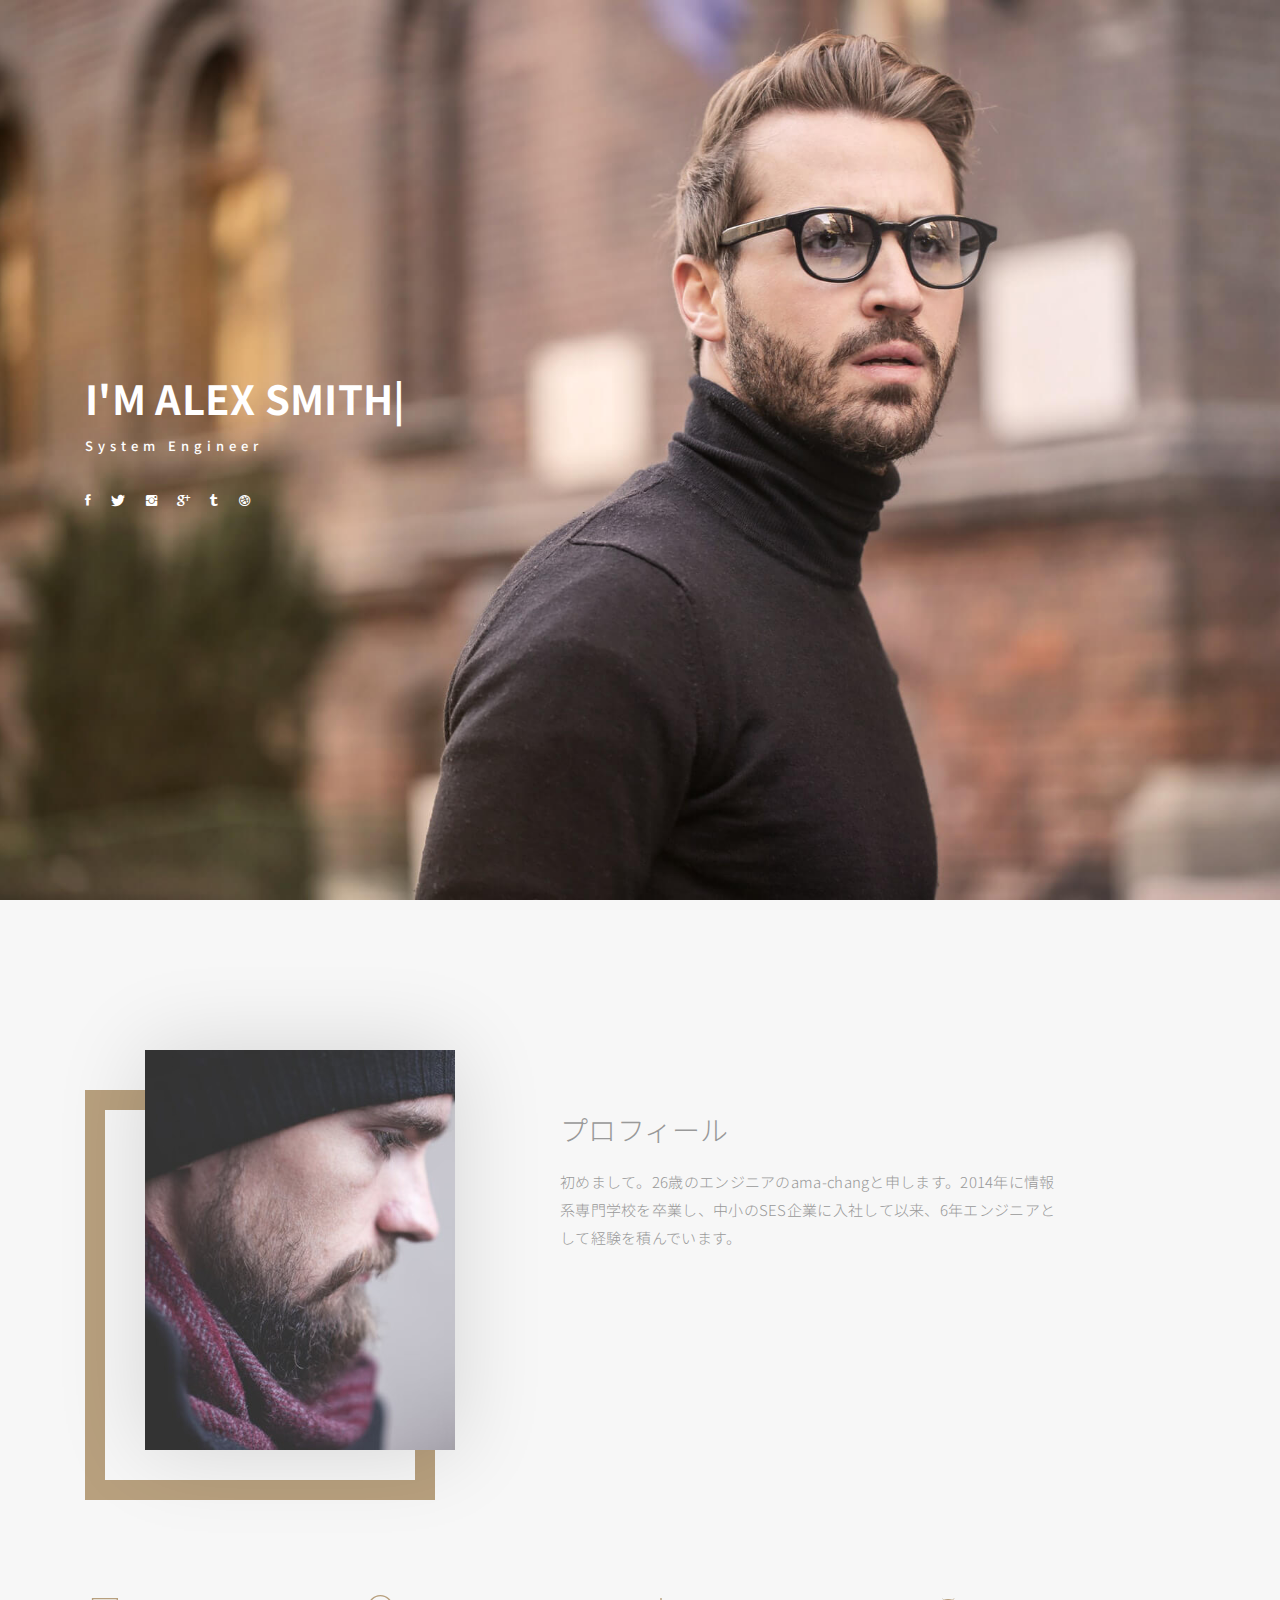
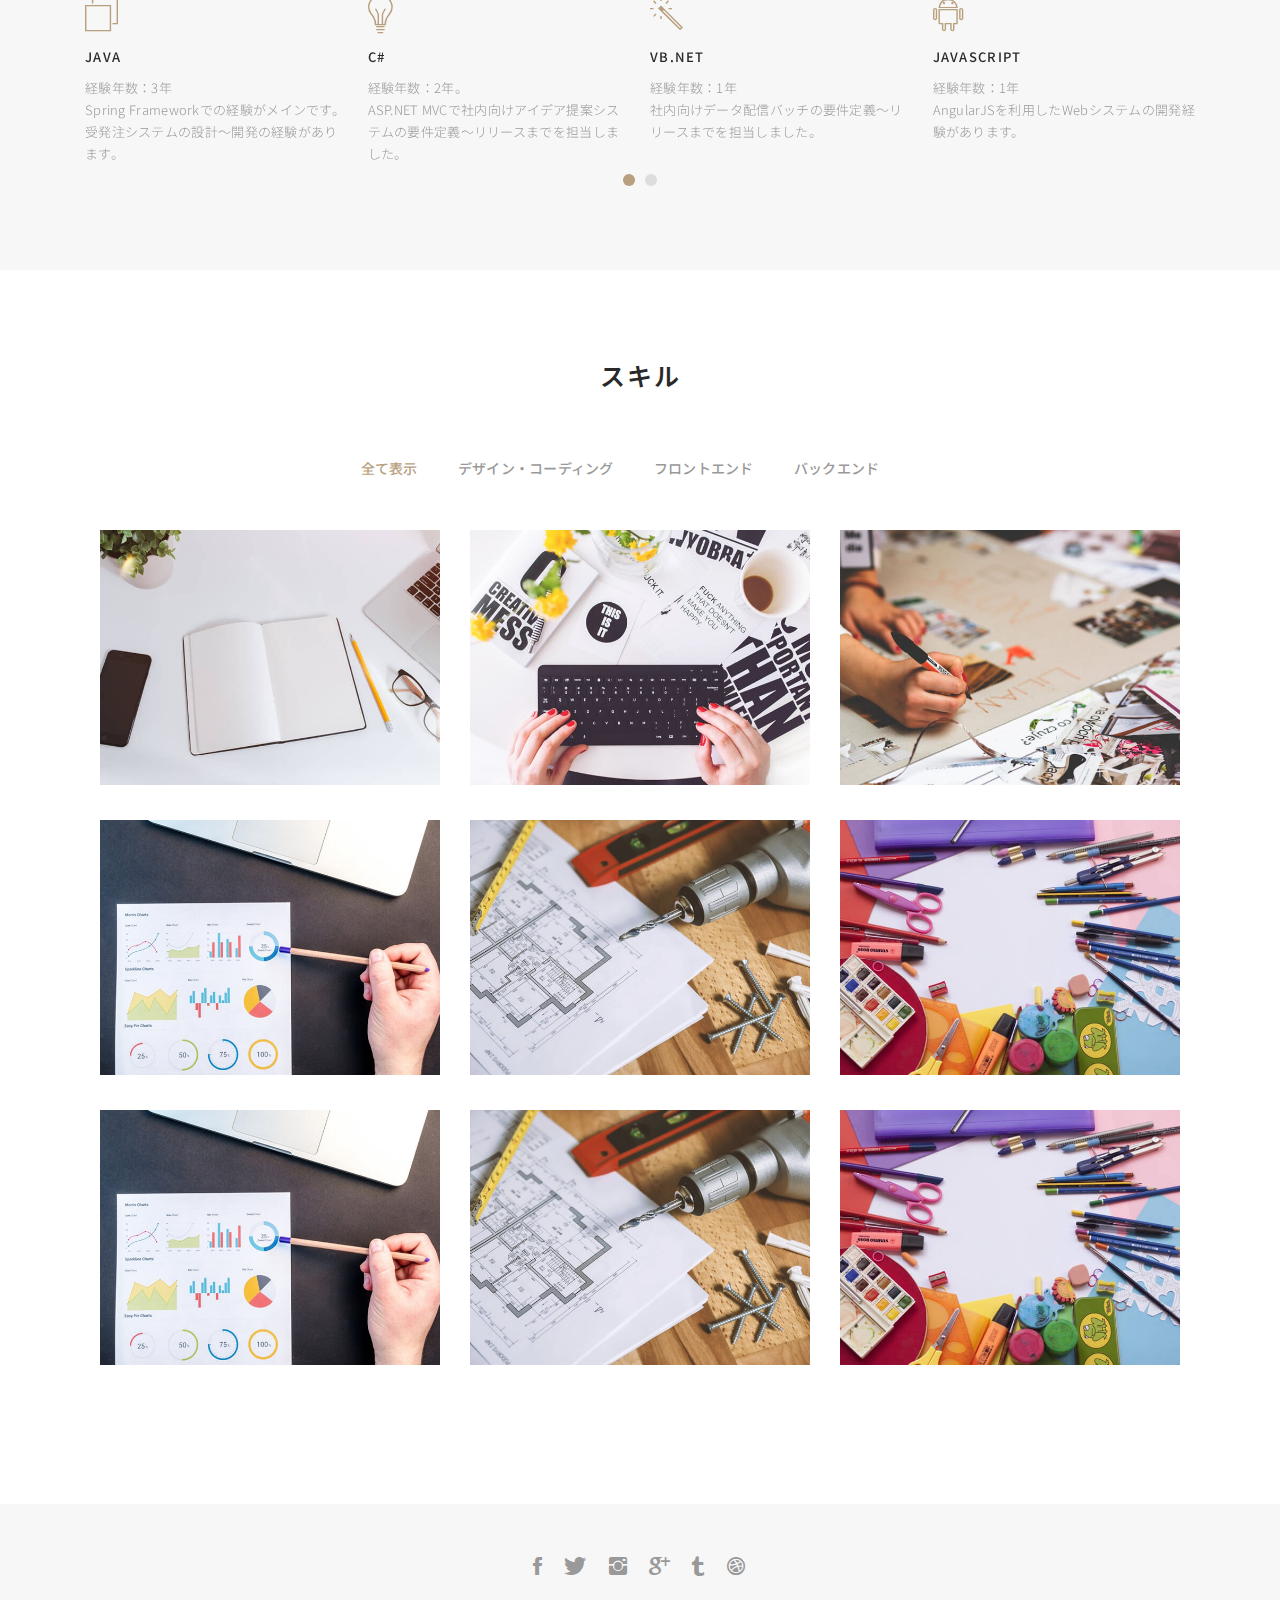
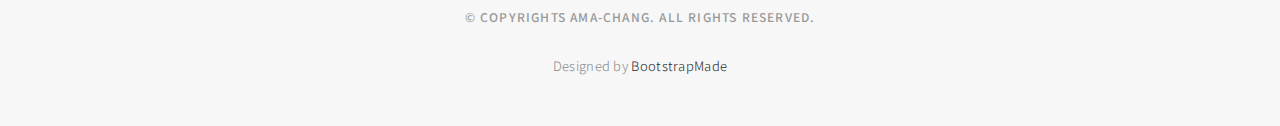
<file: index.html>
<!DOCTYPE html>
<html lang="en">

<head>
  <meta charset="utf-8">
  <meta content="width=device-width, initial-scale=1.0" name="viewport">

  <title>ama-chang ポートフォリオ</title>
  <meta content="" name="descriptison">
  <meta content="" name="keywords">

  <!-- Favicons -->
  <link href="assets/img/favicon.png" rel="icon">
  <link href="assets/img/apple-touch-icon.png" rel="apple-touch-icon">

  <!-- Google Fonts -->
  <link href="https://fonts.googleapis.com/css?family=Noto+Sans+JP&display=swap" rel="stylesheet">

  <!-- Vendor CSS Files -->
  <link href="assets/vendor/bootstrap/css/bootstrap.min.css" rel="stylesheet">
  <link href="assets/vendor/hover/hover.min.css" rel="stylesheet">
  <link href="assets/vendor/ionicons/css/ionicons.min.css" rel="stylesheet">
  <link href="assets/vendor/venobox/venobox.css" rel="stylesheet">
  <link href="assets/vendor/owl.carousel/assets/owl.carousel.min.css" rel="stylesheet">

  <!-- Template Main CSS File -->
  <link href="assets/css/style.css" rel="stylesheet">

  <!-- =======================================================
  * Template Name: Folio - v2.0.0
  * Template URL: https://bootstrapmade.com/folio-bootstrap-portfolio-template/
  * Author: BootstrapMade.com
  * License: https://bootstrapmade.com/license/
  ======================================================== -->
</head>

<body>

  <!-- ======= Navbar ======= -->
  <nav id="main-nav">
    <div class="row">
      <div class="container">

        <div class="logo">
          <a href="index.html"><img src="assets/img//logo.png" alt="logo"></a>
        </div>

        <div class="responsive"><i data-icon="m" class="ion-navicon-round"></i></div>

        <ul class="nav-menu list-unstyled">
          <li><a href="#header" class="smoothScroll">トップ</a></li>
          <li><a href="#about" class="smoothScroll">プロフィール</a></li>
          <li><a href="#portfolio" class="smoothScroll">スキル</a></li>
        </ul>

      </div>
    </div>
  </nav><!-- End Navbar -->

  <!-- ======= Hero Section ======= -->
  <div id="hero" class="home">

    <div class="container">
      <div class="hero-content">
        <h1>I'm <span class="typed"></span></h1>
        <p>System Engineer</p>

        <ul class="list-unstyled list-social">
          <li><a href="#"><i class="ion-social-facebook"></i></a></li>
          <li><a href="#"><i class="ion-social-twitter"></i></a></li>
          <li><a href="#"><i class="ion-social-instagram"></i></a></li>
          <li><a href="#"><i class="ion-social-googleplus"></i></a></li>
          <li><a href="#"><i class="ion-social-tumblr"></i></a></li>
          <li><a href="#"><i class="ion-social-dribbble"></i></a></li>
        </ul>
      </div>
    </div>
  </div><!-- End Hero -->

  <main id="main">

    <!-- ======= About Section ======= -->
    <div id="about" class="paddsection">
      <div class="container">
        <div class="row justify-content-between">

          <div class="col-lg-4 ">
            <div class="div-img-bg">
              <div class="about-img">
                <img src="assets/img/me.jpg" class="img-responsive" alt="me">
              </div>
            </div>
          </div>

          <div class="col-lg-7">
            <div class="about-descr">

              <p class="p-heading">プロフィール</p>
              <p class="separator">初めまして。26歳のエンジニアのama-changと申します。2014年に情報系専門学校を卒業し、中小のSES企業に入社して以来、6年エンジニアとして経験を積んでいます。</p>

            </div>

          </div>
        </div>
      </div>
    </div><!-- End About Section -->

    <!-- ======= Services Section ======= -->
    <div id="services">
      <div class="container">

        <div class="services-carousel owl-theme">

          <div class="services-block">

            <i class="ion-ios-browsers-outline"></i>
            <span>Java</span>
            <p class="separator">経験年数：3年</p>
            <p class="separator">Spring Frameworkでの経験がメインです。</p>
            <p class="separator">受発注システムの設計～開発の経験があります。</p>

          </div>

          <div class="services-block">

            <i class="ion-ios-lightbulb-outline"></i>
            <span>C#</span>
            <p class="separator">経験年数：2年。</p>
            <p class="separator">ASP.NET MVCで社内向けアイデア提案システムの要件定義～リリースまでを担当しました。</p>

          </div>

          <div class="services-block">

            <i class="ion-ios-color-wand-outline"></i>
            <span>VB.NET</span>
            <p class="separator">経験年数：1年</p>
            <p class="separator">社内向けデータ配信バッチの要件定義～リリースまでを担当しました。</p>

          </div>

          <div class="services-block">

            <i class="ion-social-android-outline"></i>
            <span>Javascript</span>
            <p class="separator">経験年数：1年</p>
            <p class="separator">AngularJSを利用したWebシステムの開発経験があります。</p>

          </div>

          <div class="services-block">

            <i class="ion-ios-analytics-outline"></i>
            <span>Database</span>
            <p class="separator">経験年数：5年</p>
            <p class="separator">Oracle、SQL Serverそれぞれの経験があります。</p>

          </div>

        </div>

      </div>

    </div><!-- End Services Section -->

    <!-- ======= Portfolio Section ======= -->
    <div id="portfolio" class="text-center paddsection">

      <div class="container">
        <div class="section-title text-center">
          <h2>スキル</h2>
        </div>
      </div>

      <div class="container">
        <div class="row">
          <div class="col-md-12">

            <div class="portfolio-list">

              <ul class="nav list-unstyled" id="portfolio-flters">
                <li class="filter filter-active" data-filter=".all">全て表示</li>
                <li class="filter" data-filter=".branding">デザイン・コーディング</li>
                <li class="filter" data-filter=".mockups">フロントエンド</li>
                <li class="filter" data-filter=".mockups">バックエンド</li>
              </ul>

            </div>

            <div class="portfolio-container">

              <div class="col-lg-4 col-md-6 portfolio-thumbnail all branding uikits webdesign">
                <a class="popup-img" href="assets/img/portfolio/1.jpg">
                  <img src="assets/img/portfolio/1.jpg" alt="img">
                </a>
              </div>

              <div class="col-lg-4 col-md-6 portfolio-thumbnail all mockups uikits photography">
                <a class="popup-img" href="assets/img/portfolio/2.jpg">
                  <img src="assets/img/portfolio/2.jpg" alt="img">
                </a>
              </div>

              <div class="col-lg-4 col-md-6 portfolio-thumbnail all branding webdesig photographyn">
                <a class="popup-img" href="assets/img/portfolio/3.jpg">
                  <img src="assets/img/portfolio/3.jpg" alt="img">
                </a>
              </div>

              <div class="col-lg-4 col-md-6 portfolio-thumbnail all mockups webdesign photography">
                <a class="popup-img" href="assets/img/portfolio/4.jpg">
                  <img src="assets/img/portfolio/4.jpg" alt="img">
                </a>
              </div>

              <div class="col-lg-4 col-md-6 portfolio-thumbnail all branding uikits photography">
                <a class="popup-img" href="assets/img/portfolio/5.jpg">
                  <img src="assets/img/portfolio/5.jpg" alt="img">
                </a>
              </div>

              <div class="col-lg-4 col-md-6 portfolio-thumbnail all mockups uikits webdesign">
                <a class="popup-img" href="assets/img/portfolio/6.jpg">
                  <img src="assets/img/portfolio/6.jpg" alt="img">
                </a>
              </div>
              
              	<div class="col-lg-4 col-md-6 portfolio-thumbnail all mockups webdesign photography">
                <a class="popup-img" href="assets/img/portfolio/4.jpg">
                  <img src="assets/img/portfolio/4.jpg" alt="img">
                </a>
              </div>

              <div class="col-lg-4 col-md-6 portfolio-thumbnail all branding uikits photography">
                <a class="popup-img" href="assets/img/portfolio/5.jpg">
                  <img src="assets/img/portfolio/5.jpg" alt="img">
                </a>
              </div>

              <div class="col-lg-4 col-md-6 portfolio-thumbnail all mockups uikits webdesign">
                <a class="popup-img" href="assets/img/portfolio/6.jpg">
                  <img src="assets/img/portfolio/6.jpg" alt="img">
                </a>
              </div>

            </div>
          </div>
        </div>
      </div>

    </div><!-- End Portfolio Section -->

  </main><!-- End #main -->

  <!-- ======= Footer ======= -->
  <div id="footer" class="text-center">
    <div class="container">
      <div class="socials-media text-center">

        <ul class="list-unstyled">
          <li><a href="#"><i class="ion-social-facebook"></i></a></li>
          <li><a href="#"><i class="ion-social-twitter"></i></a></li>
          <li><a href="#"><i class="ion-social-instagram"></i></a></li>
          <li><a href="#"><i class="ion-social-googleplus"></i></a></li>
          <li><a href="#"><i class="ion-social-tumblr"></i></a></li>
          <li><a href="#"><i class="ion-social-dribbble"></i></a></li>
        </ul>

      </div>

      <p>&copy; Copyrights ama-chang. All rights reserved.</p>

      <div class="credits">
        <!--
        All the links in the footer should remain intact.
        You can delete the links only if you purchased the pro version.
        Licensing information: https://bootstrapmade.com/license/
        Purchase the pro version with working PHP/AJAX contact form: https://bootstrapmade.com/buy/?theme=Folio
      -->
        Designed by <a href="https://bootstrapmade.com/">BootstrapMade</a>
      </div>

    </div>
  </div><!-- End Footer -->

  <!-- Vendor JS Files -->
  <script src="assets/vendor/jquery/jquery.min.js"></script>
  <script src="assets/vendor/bootstrap/js/bootstrap.bundle.min.js"></script>
  <script src="assets/vendor/jquery.easing/jquery.easing.min.js"></script>
  <script src="assets/vendor/php-email-form/validate.js"></script>
  <script src="assets/vendor/typed/typed.js"></script>
  <script src="assets/vendor/jquery-sticky/jquery.sticky.js"></script>
  <script src="assets/vendor/isotope-layout/isotope.pkgd.min.js"></script>
  <script src="assets/vendor/venobox/venobox.min.js"></script>
  <script src="assets/vendor/owl.carousel/owl.carousel.min.js"></script>

  <!-- Template Main JS File -->
  <script src="assets/js/main.js"></script>

</body>

</html>
</file>
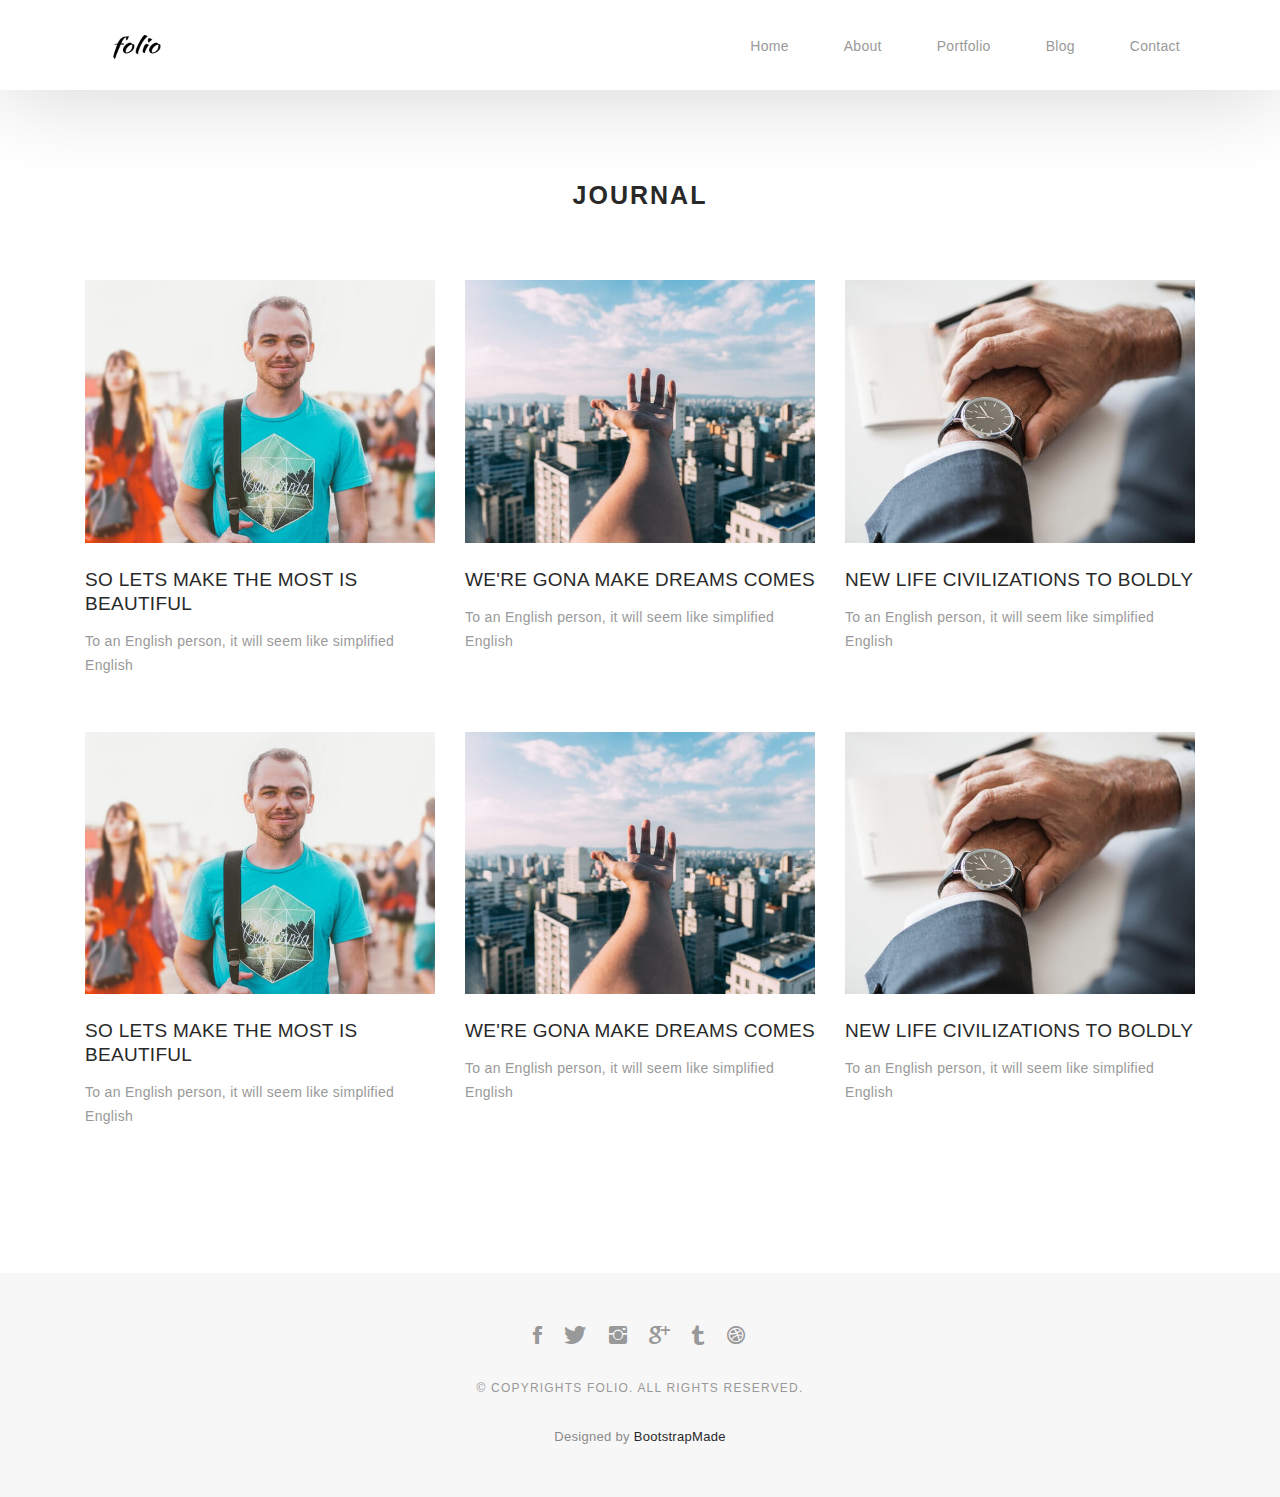
<file: blog-grid.html>
<!DOCTYPE html>
<html lang="en">

<head>
  <meta charset="utf-8">
  <meta content="width=device-width, initial-scale=1.0" name="viewport">

  <title>Folio Bootstrap Template - Blog Grid</title>
  <meta content="" name="descriptison">
  <meta content="" name="keywords">

  <!-- Favicons -->
  <link href="assets/img/favicon.png" rel="icon">
  <link href="assets/img/apple-touch-icon.png" rel="apple-touch-icon">

  <!-- Google Fonts -->
  <link href="https://fonts.googleapis.com/css?family=Poppins:300,300i,400,400i,500,500i,600,600i,700,700i|Playfair+Display:400,400i,500,500i,600,600i,700,700i,900,900i" rel="stylesheet">

  <!-- Vendor CSS Files -->
  <link href="assets/vendor/bootstrap/css/bootstrap.min.css" rel="stylesheet">
  <link href="assets/vendor/hover/hover.min.css" rel="stylesheet">
  <link href="assets/vendor/ionicons/css/ionicons.min.css" rel="stylesheet">
  <link href="assets/vendor/venobox/venobox.css" rel="stylesheet">
  <link href="assets/vendor/owl.carousel/assets/owl.carousel.min.css" rel="stylesheet">

  <!-- Template Main CSS File -->
  <link href="assets/css/style.css" rel="stylesheet">

  <!-- =======================================================
  * Template Name: Folio - v2.0.0
  * Template URL: https://bootstrapmade.com/folio-bootstrap-portfolio-template/
  * Author: BootstrapMade.com
  * License: https://bootstrapmade.com/license/
  ======================================================== -->
</head>

<body>

  <!-- ======= Navbar ======= -->
  <nav id="main-nav-subpage" class="subpage-nav">
    <div class="row">
      <div class="container">

        <div class="logo">
          <a href="index.html"><img src="assets/img//logo.png" alt="logo"></a>
        </div>

        <div class="responsive"><i data-icon="m" class="ion-navicon-round"></i></div>

        <ul class="nav-menu list-unstyled">
          <li><a href="#header" class="smoothScroll">Home</a></li>
          <li><a href="#about" class="smoothScroll">About</a></li>
          <li><a href="#portfolio" class="smoothScroll">Portfolio</a></li>
          <li><a href="#journal" class="smoothScroll">Blog</a></li>
          <li><a href="#contact" class="smoothScroll">Contact</a></li>
        </ul>

      </div>
    </div>
  </nav><!-- End Navbar -->

  <main id="main">

    <!-- ======= Blog Grid ======= -->
    <div id="journal-blog" class="text-left  paddsections">

      <div class="container">
        <div class="section-title text-center">
          <h2>journal</h2>
        </div>
      </div>

      <div class="container">
        <div class="journal-block">
          <div class="row">

            <div class="col-lg-4 col-md-6">
              <div class="journal-info mb-30">

                <a href="blog-single.html"><img src="assets/img/blog-post-1.jpg" class="img-responsive" alt="img"></a>

                <div class="journal-txt">

                  <h4><a href="blog-single.html">SO LETS MAKE THE MOST IS BEAUTIFUL</a></h4>
                  <p class="separator">To an English person, it will seem like simplified English
                  </p>

                </div>

              </div>
            </div>

            <div class="col-lg-4 col-md-6">
              <div class="journal-info mb-30">

                <a href="blog-single.html"><img src="assets/img/blog-post-2.jpg" class="img-responsive" alt="img"></a>

                <div class="journal-txt">

                  <h4><a href="blog-single.html">WE'RE GONA MAKE DREAMS COMES</a></h4>
                  <p class="separator">To an English person, it will seem like simplified English
                  </p>

                </div>

              </div>
            </div>

            <div class="col-lg-4 col-md-6">
              <div class="journal-info mb-30">

                <a href="blog-single.html"><img src="assets/img/blog-post-3.jpg" class="img-responsive" alt="img"></a>

                <div class="journal-txt">

                  <h4><a href="blog-single.html">NEW LIFE CIVILIZATIONS TO BOLDLY</a></h4>
                  <p class="separator">To an English person, it will seem like simplified English
                  </p>

                </div>

              </div>
            </div>

            <div class="col-lg-4 col-md-6">
              <div class="journal-info mb-30">

                <a href="blog-single.html"><img src="assets/img/blog-post-1.jpg" class="img-responsive" alt="img"></a>

                <div class="journal-txt">

                  <h4><a href="blog-single.html">SO LETS MAKE THE MOST IS BEAUTIFUL</a></h4>
                  <p class="separator">To an English person, it will seem like simplified English
                  </p>

                </div>

              </div>
            </div>

            <div class="col-lg-4 col-md-6">
              <div class="journal-info mb-30">

                <a href="blog-single.html"><img src="assets/img/blog-post-2.jpg" class="img-responsive" alt="img"></a>

                <div class="journal-txt">

                  <h4><a href="blog-single.html">WE'RE GONA MAKE DREAMS COMES</a></h4>
                  <p class="separator">To an English person, it will seem like simplified English
                  </p>

                </div>

              </div>
            </div>

            <div class="col-lg-4 col-md-6">
              <div class="journal-info mb-30">

                <a href="blog-single.html"><img src="assets/img/blog-post-3.jpg" class="img-responsive" alt="img"></a>

                <div class="journal-txt">

                  <h4><a href="blog-single.html">NEW LIFE CIVILIZATIONS TO BOLDLY</a></h4>
                  <p class="separator">To an English person, it will seem like simplified English
                  </p>

                </div>

              </div>
            </div>

          </div>
        </div>
      </div>
    </div><!-- End Blog Grid -->

  </main><!-- End #main -->

  <!-- ======= Footer ======= -->
  <div id="footer" class="text-center">
    <div class="container">
      <div class="socials-media text-center">

        <ul class="list-unstyled">
          <li><a href="#"><i class="ion-social-facebook"></i></a></li>
          <li><a href="#"><i class="ion-social-twitter"></i></a></li>
          <li><a href="#"><i class="ion-social-instagram"></i></a></li>
          <li><a href="#"><i class="ion-social-googleplus"></i></a></li>
          <li><a href="#"><i class="ion-social-tumblr"></i></a></li>
          <li><a href="#"><i class="ion-social-dribbble"></i></a></li>
        </ul>

      </div>

      <p>&copy; Copyrights Folio. All rights reserved.</p>

      <div class="credits">
        <!--
        All the links in the footer should remain intact.
        You can delete the links only if you purchased the pro version.
        Licensing information: https://bootstrapmade.com/license/
        Purchase the pro version with working PHP/AJAX contact form: https://bootstrapmade.com/buy/?theme=Folio
      -->
        Designed by <a href="https://bootstrapmade.com/">BootstrapMade</a>
      </div>

    </div>
  </div><!-- End Footer -->

  <!-- Vendor JS Files -->
  <script src="assets/vendor/jquery/jquery.min.js"></script>
  <script src="assets/vendor/bootstrap/js/bootstrap.bundle.min.js"></script>
  <script src="assets/vendor/jquery.easing/jquery.easing.min.js"></script>
  <script src="assets/vendor/php-email-form/validate.js"></script>
  <script src="assets/vendor/typed/typed.js"></script>
  <script src="assets/vendor/jquery-sticky/jquery.sticky.js"></script>
  <script src="assets/vendor/isotope-layout/isotope.pkgd.min.js"></script>
  <script src="assets/vendor/venobox/venobox.min.js"></script>
  <script src="assets/vendor/owl.carousel/owl.carousel.min.js"></script>

  <!-- Template Main JS File -->
  <script src="assets/js/main.js"></script>

</body>

</html>
</file>
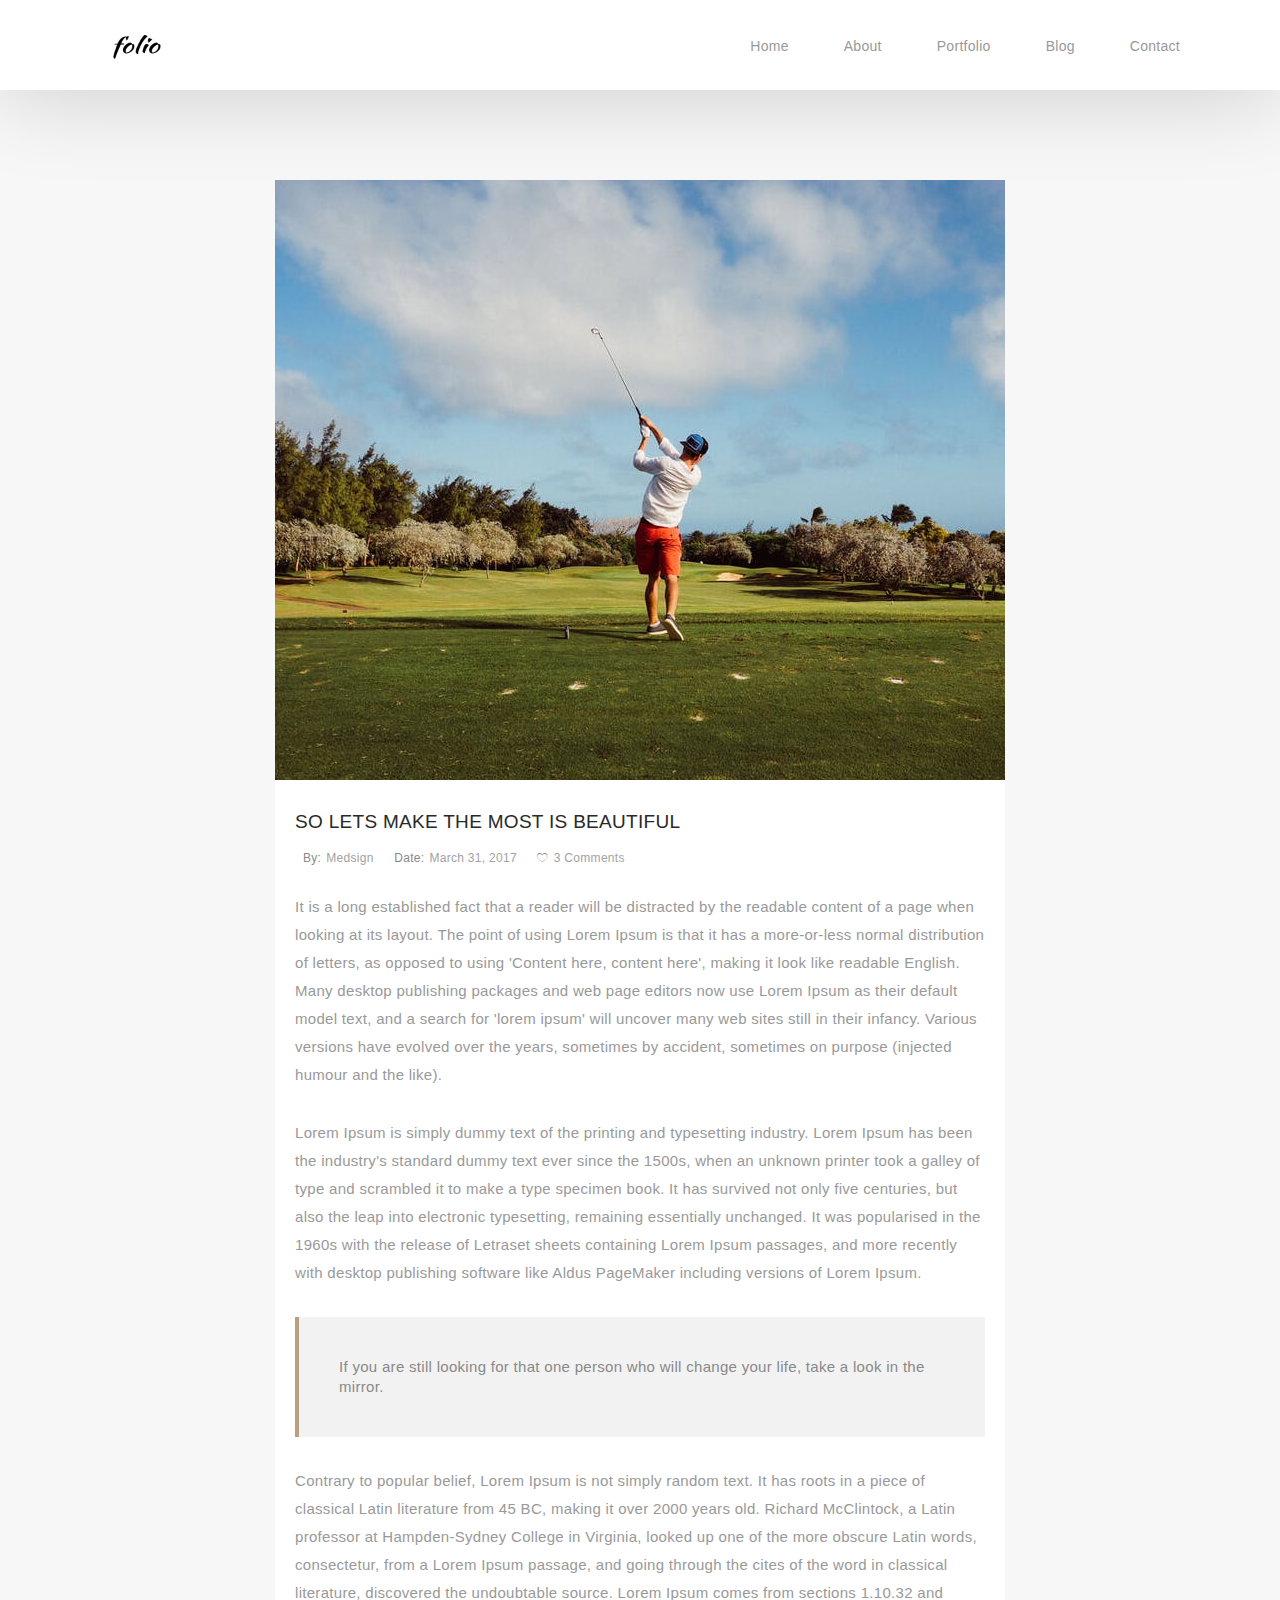
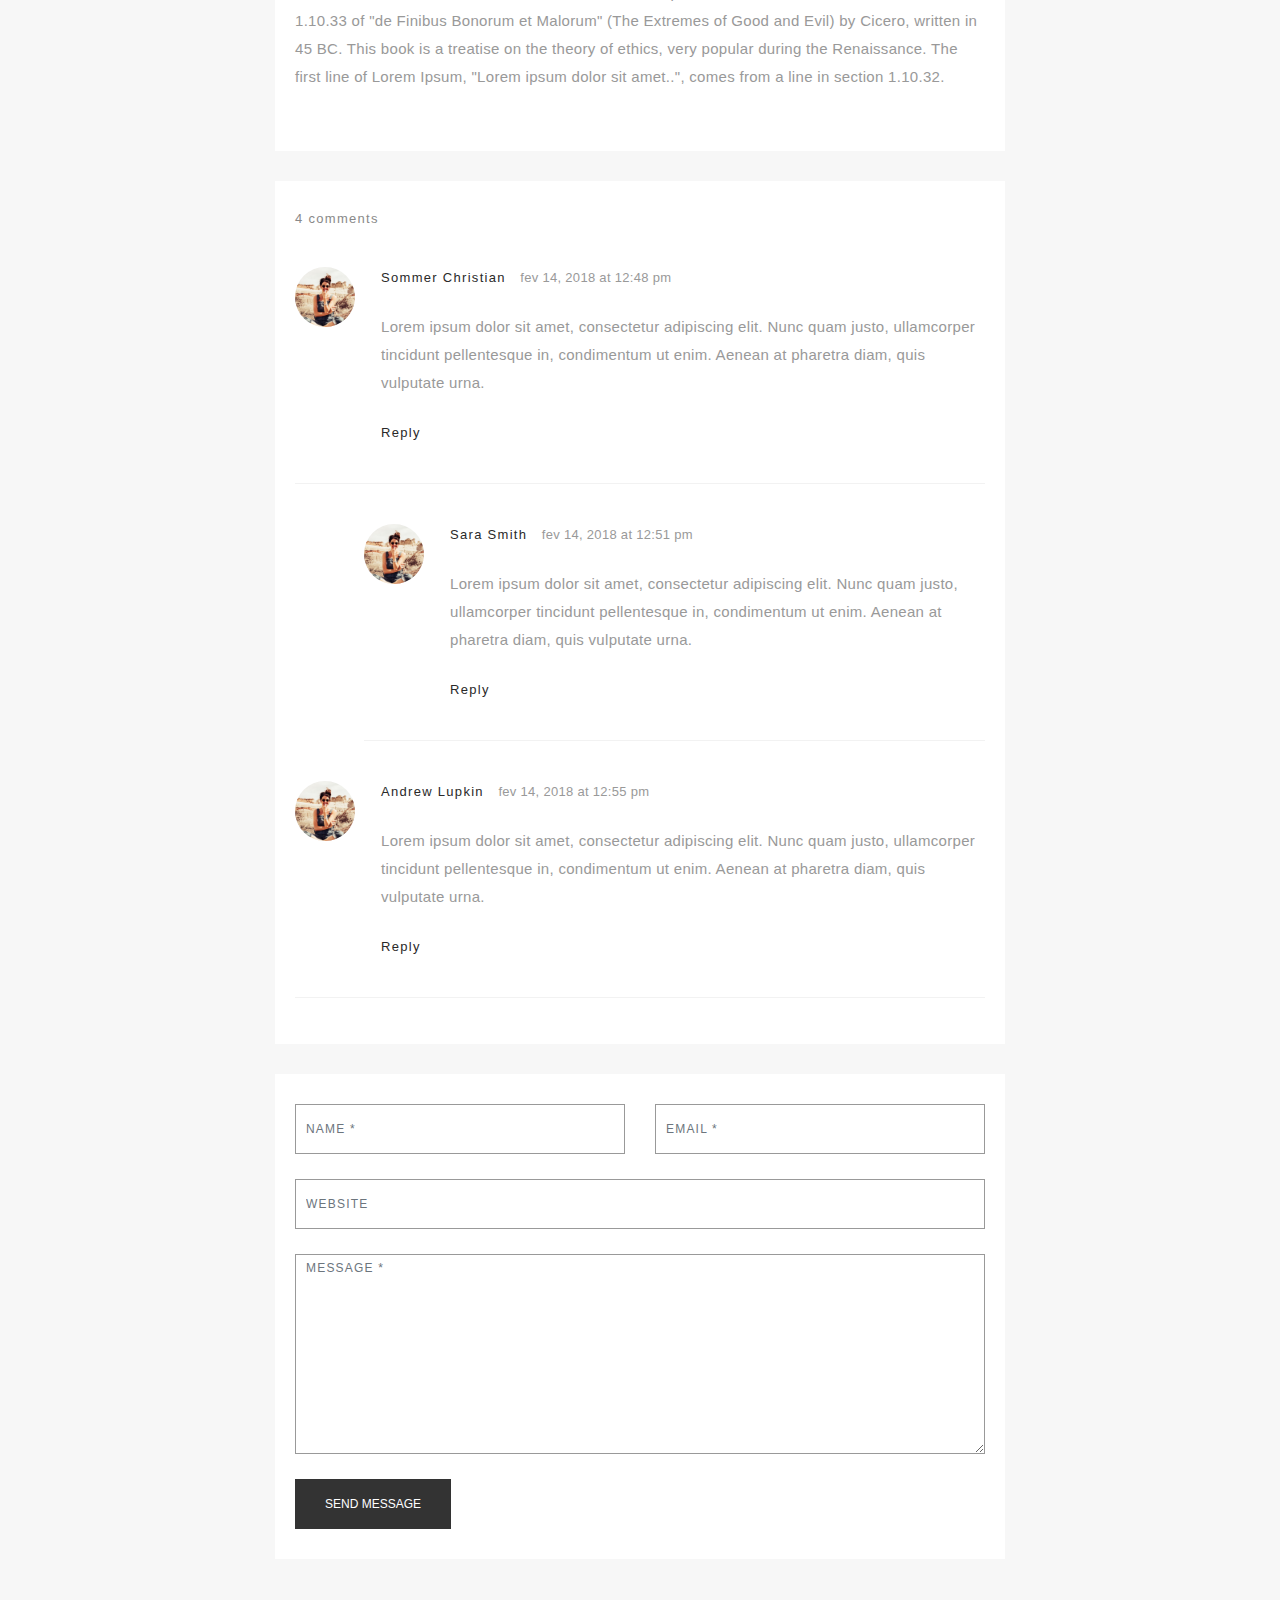
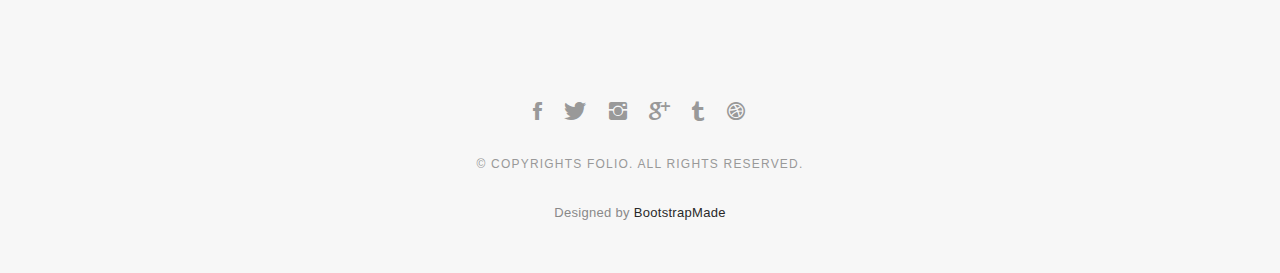
<file: blog-single.html>
<!DOCTYPE html>
<html lang="en">

<head>
  <meta charset="utf-8">
  <meta content="width=device-width, initial-scale=1.0" name="viewport">

  <title>Folio Bootstrap Template - Blog Single</title>
  <meta content="" name="descriptison">
  <meta content="" name="keywords">

  <!-- Favicons -->
  <link href="assets/img/favicon.png" rel="icon">
  <link href="assets/img/apple-touch-icon.png" rel="apple-touch-icon">

  <!-- Google Fonts -->
  <link href="https://fonts.googleapis.com/css?family=Poppins:300,300i,400,400i,500,500i,600,600i,700,700i|Playfair+Display:400,400i,500,500i,600,600i,700,700i,900,900i" rel="stylesheet">

  <!-- Vendor CSS Files -->
  <link href="assets/vendor/bootstrap/css/bootstrap.min.css" rel="stylesheet">
  <link href="assets/vendor/hover/hover.min.css" rel="stylesheet">
  <link href="assets/vendor/ionicons/css/ionicons.min.css" rel="stylesheet">
  <link href="assets/vendor/venobox/venobox.css" rel="stylesheet">
  <link href="assets/vendor/owl.carousel/assets/owl.carousel.min.css" rel="stylesheet">

  <!-- Template Main CSS File -->
  <link href="assets/css/style.css" rel="stylesheet">

  <!-- =======================================================
  * Template Name: Folio - v2.0.0
  * Template URL: https://bootstrapmade.com/folio-bootstrap-portfolio-template/
  * Author: BootstrapMade.com
  * License: https://bootstrapmade.com/license/
  ======================================================== -->
</head>

<body>

  <!-- ======= Navbar ======= -->
  <nav id="main-nav-subpage" class="subpage-nav">
    <div class="row">
      <div class="container">

        <div class="logo">
          <a href="index.html"><img src="assets/img//logo.png" alt="logo"></a>
        </div>

        <div class="responsive"><i data-icon="m" class="ion-navicon-round"></i></div>

        <ul class="nav-menu list-unstyled">
          <li><a href="#header" class="smoothScroll">Home</a></li>
          <li><a href="#about" class="smoothScroll">About</a></li>
          <li><a href="#portfolio" class="smoothScroll">Portfolio</a></li>
          <li><a href="#journal" class="smoothScroll">Blog</a></li>
          <li><a href="#contact" class="smoothScroll">Contact</a></li>
        </ul>

      </div>
    </div>
  </nav><!-- End Navbar -->

  <main id="main">

    <!-- ======= Blog Single ======= -->
    <div class="main-content paddsection">
      <div class="container">
        <div class="row justify-content-center">
          <div class="col-md-8 col-md-offset-2">
            <div class="row">
              <div class="container-main single-main">
                <div class="col-md-12">
                  <div class="block-main mb-30">
                    <img src="assets/img/blog-post-big.jpg" class="img-responsive" alt="reviews2">
                    <div class="content-main single-post padDiv">
                      <div class="journal-txt">
                        <h4><a href="#">SO LETS MAKE THE MOST IS BEAUTIFUL</a></h4>
                      </div>
                      <div class="post-meta">
                        <ul class="list-unstyled mb-0">
                          <li class="author">by:<a href="#">medsign</a></li>
                          <li class="date">date:<a href="#">March 31, 2017</a></li>
                          <li class="commont"><i class="ion-ios-heart-outline"></i><a href="#">3 Comments</a></li>
                        </ul>
                      </div>
                      <p class="mb-30">It is a long established fact that a reader will be distracted by the readable content of a page when looking at its layout. The point of using Lorem Ipsum is that it has a more-or-less normal distribution of letters, as opposed to
                        using 'Content here, content here', making it look like readable English. Many desktop publishing packages and web page editors now use Lorem Ipsum as their default model text, and a search for 'lorem ipsum' will uncover many web
                        sites still in their infancy. Various versions have evolved over the years, sometimes by accident, sometimes on purpose (injected humour and the like).</p>
                      <p class="mb-30">Lorem Ipsum is simply dummy text of the printing and typesetting industry. Lorem Ipsum has been the industry's standard dummy text ever since the 1500s, when an unknown printer took a galley of type and scrambled it to make a type
                        specimen book. It has survived not only five centuries, but also the leap into electronic typesetting, remaining essentially unchanged. It was popularised in the 1960s with the release of Letraset sheets containing Lorem Ipsum passages,
                        and more recently with desktop publishing software like Aldus PageMaker including versions of Lorem Ipsum.</p>
                      <blockquote>If you are still looking for that one person who will change your life, take a look in the mirror.</blockquote>
                      <p class="mb-30">Contrary to popular belief, Lorem Ipsum is not simply random text. It has roots in a piece of classical Latin literature from 45 BC, making it over 2000 years old. Richard McClintock, a Latin professor at Hampden-Sydney College in
                        Virginia, looked up one of the more obscure Latin words, consectetur, from a Lorem Ipsum passage, and going through the cites of the word in classical literature, discovered the undoubtable source. Lorem Ipsum comes from sections
                        1.10.32 and 1.10.33 of "de Finibus Bonorum et Malorum" (The Extremes of Good and Evil) by Cicero, written in 45 BC. This book is a treatise on the theory of ethics, very popular during the Renaissance. The first line of Lorem Ipsum,
                        "Lorem ipsum dolor sit amet..", comes from a line in section 1.10.32.</p>
                    </div>
                  </div>
                </div>
                <div class="col-md-12">
                  <div class="comments text-left padDiv mb-30">
                    <div class="entry-comments">
                      <h6 class="mb-30">4 comments</h6>
                      <ul class="entry-comments-list list-unstyled">
                        <li>
                          <div class="entry-comments-item">
                            <img src="assets/img/avatar.jpg" class="entry-comments-avatar" alt="">
                            <div class="entry-comments-body">
                              <span class="entry-comments-author">Sommer Christian</span>
                              <span><a href="#">fev 14, 2018 at 12:48 pm</a></span>
                              <p class="mb-10">Lorem ipsum dolor sit amet, consectetur adipiscing elit. Nunc quam justo, ullamcorper tincidunt pellentesque in, condimentum ut enim. Aenean at pharetra diam, quis vulputate urna. </p>
                              <a class="rep" href="#">Reply</a>
                            </div>
                          </div>
                          <ul class="entry-comments-reply list-unstyled">
                            <li>
                              <div class="entry-comments-item">
                                <img src="assets/img/avatar.jpg" class="entry-comments-avatar" alt="">
                                <div class="entry-comments-body">
                                  <span class="entry-comments-author">Sara Smith</span>
                                  <span><a href="#">fev 14, 2018 at 12:51 pm</a></span>
                                  <p class="mb-10">Lorem ipsum dolor sit amet, consectetur adipiscing elit. Nunc quam justo, ullamcorper tincidunt pellentesque in, condimentum ut enim. Aenean at pharetra diam, quis vulputate urna.</p>
                                  <a class="rep" href="#">Reply</a>
                                </div>
                              </div>
                            </li>
                          </ul>
                        </li>
                        <li>
                          <div class="entry-comments-item">
                            <img src="assets/img/avatar.jpg" class="entry-comments-avatar" alt="">
                            <div class="entry-comments-body">
                              <span class="entry-comments-author">Andrew Lupkin</span>
                              <span><a href="#">fev 14, 2018 at 12:55 pm</a></span>
                              <p class="mb-10">Lorem ipsum dolor sit amet, consectetur adipiscing elit. Nunc quam justo, ullamcorper tincidunt pellentesque in, condimentum ut enim. Aenean at pharetra diam, quis vulputate urna. </p>
                              <a class="rep" href="#">Reply</a>
                            </div>
                          </div>
                        </li>
                      </ul>
                    </div>
                  </div>
                </div>
                <div class="col-lg-12">
                  <div class="cmt padDiv">
                    <form id="comment-form" method="post" action="" role="form">
                      <div class="row">
                        <div class="col-lg-6">
                          <div class="form-group">
                            <input id="form_name" type="text" name="name" class="form-control" placeholder="Name *" required="required">
                          </div>
                        </div>
                        <div class="col-lg-6">
                          <div class="form-group">
                            <input id="form_email" type="email" name="email" class="form-control" placeholder="email *" required="required">
                          </div>
                        </div>
                        <div class="col-md-12">
                          <div class="form-group">
                            <input id="form_name" type="text" name="website" class="form-control" placeholder="Website">
                          </div>
                        </div>
                        <div class="col-lg-12">
                          <div class="form-group">
                            <textarea id="form_message" name="message" class="form-control" placeholder="Message *" style="height: 200px;" required="required"></textarea>
                          </div>
                        </div>
                        <div class="col-lg-12">
                          <input type="submit" class="btn btn-defeault btn-send" value="Send message">
                        </div>
                      </div>
                    </form>
                  </div>
                </div>
              </div>
            </div>
          </div>
        </div>
      </div>
    </div><!-- End Blog Single -->

  </main><!-- End #main -->

  <!-- ======= Footer ======= -->
  <div id="footer" class="text-center">
    <div class="container">
      <div class="socials-media text-center">

        <ul class="list-unstyled">
          <li><a href="#"><i class="ion-social-facebook"></i></a></li>
          <li><a href="#"><i class="ion-social-twitter"></i></a></li>
          <li><a href="#"><i class="ion-social-instagram"></i></a></li>
          <li><a href="#"><i class="ion-social-googleplus"></i></a></li>
          <li><a href="#"><i class="ion-social-tumblr"></i></a></li>
          <li><a href="#"><i class="ion-social-dribbble"></i></a></li>
        </ul>

      </div>

      <p>&copy; Copyrights Folio. All rights reserved.</p>

      <div class="credits">
        <!--
        All the links in the footer should remain intact.
        You can delete the links only if you purchased the pro version.
        Licensing information: https://bootstrapmade.com/license/
        Purchase the pro version with working PHP/AJAX contact form: https://bootstrapmade.com/buy/?theme=Folio
      -->
        Designed by <a href="https://bootstrapmade.com/">BootstrapMade</a>
      </div>

    </div>
  </div><!-- End Footer -->

  <!-- Vendor JS Files -->
  <script src="assets/vendor/jquery/jquery.min.js"></script>
  <script src="assets/vendor/bootstrap/js/bootstrap.bundle.min.js"></script>
  <script src="assets/vendor/jquery.easing/jquery.easing.min.js"></script>
  <script src="assets/vendor/php-email-form/validate.js"></script>
  <script src="assets/vendor/typed/typed.js"></script>
  <script src="assets/vendor/jquery-sticky/jquery.sticky.js"></script>
  <script src="assets/vendor/isotope-layout/isotope.pkgd.min.js"></script>
  <script src="assets/vendor/venobox/venobox.min.js"></script>
  <script src="assets/vendor/owl.carousel/owl.carousel.min.js"></script>

  <!-- Template Main JS File -->
  <script src="assets/js/main.js"></script>

</body>

</html>
</file>
<file: assets/vendor/venobox/venobox.css>
/* ------ venobox.css --------*/
.vbox-overlay *, .vbox-overlay *:before, .vbox-overlay *:after{
    -webkit-backface-visibility: hidden;
    -webkit-box-sizing:border-box;
    -moz-box-sizing:border-box;
    box-sizing:border-box;
}
.vbox-overlay * { 
    -webkit-backface-visibility: visible;
    backface-visibility: visible;
}
.vbox-overlay{
    display: -webkit-flex;
    display: flex;
    -webkit-flex-direction: column;
    flex-direction: column;
    -webkit-justify-content: center;
    justify-content: center;
    -webkit-align-items: center;
    align-items: center;
    position: fixed;
    left: 0;
    top: 0;
    bottom: 0;
    right: 0;
    z-index: 1040;
    -webkit-transform:translateZ(1000px);
    transform: translateZ(1000px);
    transform-style: preserve-3d;
}

/* ----- navigation ----- */
.vbox-title{
    width: 100%;
    height: 40px;
    float: left;
    text-align: center;
    line-height: 28px;
    font-size: 12px;
    padding: 6px 40px;
    overflow: hidden;
    position: fixed;
    display: none;
    left: 0;
    z-index: 1050;
}
.vbox-close{
    cursor: pointer;
    position: fixed;
    top: -1px;
    right: 0;
    width: 50px;
    height: 40px;
    padding: 6px;
    display: block;
    background-position:10px center;
    overflow: hidden;
    font-size: 24px;
    line-height: 1;
    text-align: center;
    z-index: 1050;
}
.vbox-num{
    cursor: pointer;
    position: fixed;
    left: 0;
    height: 40px;
    display: block;
    overflow: hidden;
    line-height: 28px;
    font-size: 12px;
    padding: 6px 10px;
    display: none;
    z-index: 1050;
}
/* ----- navigation ARROWS ----- */
.vbox-next, .vbox-prev{
    position: fixed;
    top: 50%;
    margin-top: -15px;
    overflow: hidden;
    cursor: pointer;
    display: block;
    width: 45px;
    height: 45px;
    z-index: 1050;
}
.vbox-next span, .vbox-prev span{
    position: relative;
    width: 20px;
    height: 20px;
    border: 2px solid transparent;
    border-top-color: #B6B6B6;
    border-right-color: #B6B6B6;
    text-indent: -100px;
    position: absolute;
    top: 8px;
    display: block;
}
.vbox-prev{
    left: 15px;
}
.vbox-next{
    right: 15px;
}
.vbox-prev span{
    left: 10px;
    -ms-transform: rotate(-135deg);
    -webkit-transform: rotate(-135deg);
    transform: rotate(-135deg);
}
.vbox-next span{
    -ms-transform: rotate(45deg);
    -webkit-transform: rotate(45deg);
    transform: rotate(45deg);
    right: 10px;
}
/* ------- inline window ------ */
.vbox-inline{
    width: 420px;
    height: 315px;
    height: 70vh;
    padding: 10px;
    background: #fff;
    margin: 0 auto;
    overflow: auto;
    text-align: left;
}
/* ------- Video & iFrames window ------ */
.venoframe{
    max-width: 100%;
    width: 100%;
    border: none;
    width: 100%;
    height: 260px;
    height: 70vh;
}
.venoframe.vbvid{
    height: 260px;
}
@media (min-width: 768px) {
    .venoframe, .vbox-inline{
        width: 90%;
        height: 360px;
        height: 70vh;
    }
    .venoframe.vbvid{
        width: 640px;
        height: 360px;
    }
}
@media (min-width: 992px) {
    .venoframe, .vbox-inline{
        max-width: 1200px;
        width: 80%;
        height: 540px;
        height: 70vh;
    }
    .venoframe.vbvid{
        width: 960px;
        height: 540px;
    }
}
/* 
Please do NOT edit this part! 
or at least read this note: http://i.imgur.com/7C0ws9e.gif
*/
.vbox-open{
    overflow: hidden;
}
.vbox-container{
    position: absolute;
    left: 0;
    right: 0;
    top: 0;
    bottom: 0;
    overflow-x: hidden;
    overflow-y: scroll;
    overflow-scrolling: touch;
    -webkit-overflow-scrolling: touch;
    z-index: 20;
    max-height: 100%;

}

.vbox-content{
    text-align: center;
    float: left;
    width: 100%;
    position: relative;
    overflow: hidden;
    padding: 20px 10px;
}
.vbox-container img{
    max-width: 100%;
    height: auto;
}
.vbox-figlio{
    box-shadow: 0 0 12px rgba(0,0,0,0.19), 0 6px 6px rgba(0,0,0,0.23);
    max-width: 100%;
    text-align: initial;
}
img.vbox-figlio{
    -webkit-user-select: none;
-khtml-user-select: none;
-moz-user-select: none;
-o-user-select: none;
user-select: none;
}
.vbox-content.swipe-left{
    margin-left: -200px !important;
}
.vbox-content.swipe-right{
    margin-left: 200px !important;
}
.vbox-animated{
    webkit-transition: margin 300ms ease-out;
    transition: margin 300ms ease-out;
}

/* ---------- preloader ----------
 * SPINKIT 
 * http://tobiasahlin.com/spinkit/
-------------------------------- */
.sk-double-bounce,.sk-rotating-plane{width:40px;height:40px;margin:40px auto}.sk-rotating-plane{background-color:#333;-webkit-animation:sk-rotatePlane 1.2s infinite ease-in-out;animation:sk-rotatePlane 1.2s infinite ease-in-out}@-webkit-keyframes sk-rotatePlane{0%{-webkit-transform:perspective(120px) rotateX(0) rotateY(0);transform:perspective(120px) rotateX(0) rotateY(0)}50%{-webkit-transform:perspective(120px) rotateX(-180.1deg) rotateY(0);transform:perspective(120px) rotateX(-180.1deg) rotateY(0)}100%{-webkit-transform:perspective(120px) rotateX(-180deg) rotateY(-179.9deg);transform:perspective(120px) rotateX(-180deg) rotateY(-179.9deg)}}@keyframes sk-rotatePlane{0%{-webkit-transform:perspective(120px) rotateX(0) rotateY(0);transform:perspective(120px) rotateX(0) rotateY(0)}50%{-webkit-transform:perspective(120px) rotateX(-180.1deg) rotateY(0);transform:perspective(120px) rotateX(-180.1deg) rotateY(0)}100%{-webkit-transform:perspective(120px) rotateX(-180deg) rotateY(-179.9deg);transform:perspective(120px) rotateX(-180deg) rotateY(-179.9deg)}}.sk-double-bounce{position:relative}.sk-double-bounce .sk-child{width:100%;height:100%;border-radius:50%;background-color:#333;opacity:.6;position:absolute;top:0;left:0;-webkit-animation:sk-doubleBounce 2s infinite ease-in-out;animation:sk-doubleBounce 2s infinite ease-in-out}.sk-chasing-dots .sk-child,.sk-spinner-pulse,.sk-three-bounce .sk-child{background-color:#333;border-radius:100%}.sk-double-bounce .sk-double-bounce2{-webkit-animation-delay:-1s;animation-delay:-1s}@-webkit-keyframes sk-doubleBounce{0%,100%{-webkit-transform:scale(0);transform:scale(0)}50%{-webkit-transform:scale(1);transform:scale(1)}}@keyframes sk-doubleBounce{0%,100%{-webkit-transform:scale(0);transform:scale(0)}50%{-webkit-transform:scale(1);transform:scale(1)}}.sk-wave{margin:40px auto;width:50px;height:40px;text-align:center;font-size:10px}.sk-wave .sk-rect{background-color:#333;height:100%;width:6px;display:inline-block;-webkit-animation:sk-waveStretchDelay 1.2s infinite ease-in-out;animation:sk-waveStretchDelay 1.2s infinite ease-in-out}.sk-wave .sk-rect1{-webkit-animation-delay:-1.2s;animation-delay:-1.2s}.sk-wave .sk-rect2{-webkit-animation-delay:-1.1s;animation-delay:-1.1s}.sk-wave .sk-rect3{-webkit-animation-delay:-1s;animation-delay:-1s}.sk-wave .sk-rect4{-webkit-animation-delay:-.9s;animation-delay:-.9s}.sk-wave .sk-rect5{-webkit-animation-delay:-.8s;animation-delay:-.8s}@-webkit-keyframes sk-waveStretchDelay{0%,100%,40%{-webkit-transform:scaleY(.4);transform:scaleY(.4)}20%{-webkit-transform:scaleY(1);transform:scaleY(1)}}@keyframes sk-waveStretchDelay{0%,100%,40%{-webkit-transform:scaleY(.4);transform:scaleY(.4)}20%{-webkit-transform:scaleY(1);transform:scaleY(1)}}.sk-wandering-cubes{margin:40px auto;width:40px;height:40px;position:relative}.sk-wandering-cubes .sk-cube{background-color:#333;width:10px;height:10px;position:absolute;top:0;left:0;-webkit-animation:sk-wanderingCube 1.8s ease-in-out -1.8s infinite both;animation:sk-wanderingCube 1.8s ease-in-out -1.8s infinite both}.sk-chasing-dots,.sk-spinner-pulse{width:40px;height:40px;margin:40px auto}.sk-wandering-cubes .sk-cube2{-webkit-animation-delay:-.9s;animation-delay:-.9s}@-webkit-keyframes sk-wanderingCube{0%{-webkit-transform:rotate(0);transform:rotate(0)}25%{-webkit-transform:translateX(30px) rotate(-90deg) scale(.5);transform:translateX(30px) rotate(-90deg) scale(.5)}50%{-webkit-transform:translateX(30px) translateY(30px) rotate(-179deg);transform:translateX(30px) translateY(30px) rotate(-179deg)}50.1%{-webkit-transform:translateX(30px) translateY(30px) rotate(-180deg);transform:translateX(30px) translateY(30px) rotate(-180deg)}75%{-webkit-transform:translateX(0) translateY(30px) rotate(-270deg) scale(.5);transform:translateX(0) translateY(30px) rotate(-270deg) scale(.5)}100%{-webkit-transform:rotate(-360deg);transform:rotate(-360deg)}}@keyframes sk-wanderingCube{0%{-webkit-transform:rotate(0);transform:rotate(0)}25%{-webkit-transform:translateX(30px) rotate(-90deg) scale(.5);transform:translateX(30px) rotate(-90deg) scale(.5)}50%{-webkit-transform:translateX(30px) translateY(30px) rotate(-179deg);transform:translateX(30px) translateY(30px) rotate(-179deg)}50.1%{-webkit-transform:translateX(30px) translateY(30px) rotate(-180deg);transform:translateX(30px) translateY(30px) rotate(-180deg)}75%{-webkit-transform:translateX(0) translateY(30px) rotate(-270deg) scale(.5);transform:translateX(0) translateY(30px) rotate(-270deg) scale(.5)}100%{-webkit-transform:rotate(-360deg);transform:rotate(-360deg)}}.sk-spinner-pulse{-webkit-animation:sk-pulseScaleOut 1s infinite ease-in-out;animation:sk-pulseScaleOut 1s infinite ease-in-out}@-webkit-keyframes sk-pulseScaleOut{0%{-webkit-transform:scale(0);transform:scale(0)}100%{-webkit-transform:scale(1);transform:scale(1);opacity:0}}@keyframes sk-pulseScaleOut{0%{-webkit-transform:scale(0);transform:scale(0)}100%{-webkit-transform:scale(1);transform:scale(1);opacity:0}}.sk-chasing-dots{position:relative;text-align:center;-webkit-animation:sk-chasingDotsRotate 2s infinite linear;animation:sk-chasingDotsRotate 2s infinite linear}.sk-chasing-dots .sk-child{width:60%;height:60%;display:inline-block;position:absolute;top:0;-webkit-animation:sk-chasingDotsBounce 2s infinite ease-in-out;animation:sk-chasingDotsBounce 2s infinite ease-in-out}.sk-chasing-dots .sk-dot2{top:auto;bottom:0;-webkit-animation-delay:-1s;animation-delay:-1s}@-webkit-keyframes sk-chasingDotsRotate{100%{-webkit-transform:rotate(360deg);transform:rotate(360deg)}}@keyframes sk-chasingDotsRotate{100%{-webkit-transform:rotate(360deg);transform:rotate(360deg)}}@-webkit-keyframes sk-chasingDotsBounce{0%,100%{-webkit-transform:scale(0);transform:scale(0)}50%{-webkit-transform:scale(1);transform:scale(1)}}@keyframes sk-chasingDotsBounce{0%,100%{-webkit-transform:scale(0);transform:scale(0)}50%{-webkit-transform:scale(1);transform:scale(1)}}.sk-three-bounce{margin:40px auto;width:80px;text-align:center}.sk-three-bounce .sk-child{width:20px;height:20px;display:inline-block;-webkit-animation:sk-three-bounce 1.4s ease-in-out 0s infinite both;animation:sk-three-bounce 1.4s ease-in-out 0s infinite both}.sk-circle .sk-child:before,.sk-fading-circle .sk-circle:before{display:block;border-radius:100%;content:'';background-color:#333}.sk-three-bounce .sk-bounce1{-webkit-animation-delay:-.32s;animation-delay:-.32s}.sk-three-bounce .sk-bounce2{-webkit-animation-delay:-.16s;animation-delay:-.16s}@-webkit-keyframes sk-three-bounce{0%,100%,80%{-webkit-transform:scale(0);transform:scale(0)}40%{-webkit-transform:scale(1);transform:scale(1)}}@keyframes sk-three-bounce{0%,100%,80%{-webkit-transform:scale(0);transform:scale(0)}40%{-webkit-transform:scale(1);transform:scale(1)}}.sk-circle{margin:40px auto;width:40px;height:40px;position:relative}.sk-circle .sk-child{width:100%;height:100%;position:absolute;left:0;top:0}.sk-circle .sk-child:before{margin:0 auto;width:15%;height:15%;-webkit-animation:sk-circleBounceDelay 1.2s infinite ease-in-out both;animation:sk-circleBounceDelay 1.2s infinite ease-in-out both}.sk-circle .sk-circle2{-webkit-transform:rotate(30deg);-ms-transform:rotate(30deg);transform:rotate(30deg)}.sk-circle .sk-circle3{-webkit-transform:rotate(60deg);-ms-transform:rotate(60deg);transform:rotate(60deg)}.sk-circle .sk-circle4{-webkit-transform:rotate(90deg);-ms-transform:rotate(90deg);transform:rotate(90deg)}.sk-circle .sk-circle5{-webkit-transform:rotate(120deg);-ms-transform:rotate(120deg);transform:rotate(120deg)}.sk-circle .sk-circle6{-webkit-transform:rotate(150deg);-ms-transform:rotate(150deg);transform:rotate(150deg)}.sk-circle .sk-circle7{-webkit-transform:rotate(180deg);-ms-transform:rotate(180deg);transform:rotate(180deg)}.sk-circle .sk-circle8{-webkit-transform:rotate(210deg);-ms-transform:rotate(210deg);transform:rotate(210deg)}.sk-circle .sk-circle9{-webkit-transform:rotate(240deg);-ms-transform:rotate(240deg);transform:rotate(240deg)}.sk-circle .sk-circle10{-webkit-transform:rotate(270deg);-ms-transform:rotate(270deg);transform:rotate(270deg)}.sk-circle .sk-circle11{-webkit-transform:rotate(300deg);-ms-transform:rotate(300deg);transform:rotate(300deg)}.sk-circle .sk-circle12{-webkit-transform:rotate(330deg);-ms-transform:rotate(330deg);transform:rotate(330deg)}.sk-circle .sk-circle2:before{-webkit-animation-delay:-1.1s;animation-delay:-1.1s}.sk-circle .sk-circle3:before{-webkit-animation-delay:-1s;animation-delay:-1s}.sk-circle .sk-circle4:before{-webkit-animation-delay:-.9s;animation-delay:-.9s}.sk-circle .sk-circle5:before{-webkit-animation-delay:-.8s;animation-delay:-.8s}.sk-circle .sk-circle6:before{-webkit-animation-delay:-.7s;animation-delay:-.7s}.sk-circle .sk-circle7:before{-webkit-animation-delay:-.6s;animation-delay:-.6s}.sk-circle .sk-circle8:before{-webkit-animation-delay:-.5s;animation-delay:-.5s}.sk-circle .sk-circle9:before{-webkit-animation-delay:-.4s;animation-delay:-.4s}.sk-circle .sk-circle10:before{-webkit-animation-delay:-.3s;animation-delay:-.3s}.sk-circle .sk-circle11:before{-webkit-animation-delay:-.2s;animation-delay:-.2s}.sk-circle .sk-circle12:before{-webkit-animation-delay:-.1s;animation-delay:-.1s}@-webkit-keyframes sk-circleBounceDelay{0%,100%,80%{-webkit-transform:scale(0);transform:scale(0)}40%{-webkit-transform:scale(1);transform:scale(1)}}@keyframes sk-circleBounceDelay{0%,100%,80%{-webkit-transform:scale(0);transform:scale(0)}40%{-webkit-transform:scale(1);transform:scale(1)}}.sk-cube-grid{width:40px;height:40px;margin:40px auto}.sk-cube-grid .sk-cube{width:33.33%;height:33.33%;background-color:#333;float:left;-webkit-animation:sk-cubeGridScaleDelay 1.3s infinite ease-in-out;animation:sk-cubeGridScaleDelay 1.3s infinite ease-in-out}.sk-cube-grid .sk-cube1{-webkit-animation-delay:.2s;animation-delay:.2s}.sk-cube-grid .sk-cube2{-webkit-animation-delay:.3s;animation-delay:.3s}.sk-cube-grid .sk-cube3{-webkit-animation-delay:.4s;animation-delay:.4s}.sk-cube-grid .sk-cube4{-webkit-animation-delay:.1s;animation-delay:.1s}.sk-cube-grid .sk-cube5{-webkit-animation-delay:.2s;animation-delay:.2s}.sk-cube-grid .sk-cube6{-webkit-animation-delay:.3s;animation-delay:.3s}.sk-cube-grid .sk-cube7{-webkit-animation-delay:0ms;animation-delay:0ms}.sk-cube-grid .sk-cube8{-webkit-animation-delay:.1s;animation-delay:.1s}.sk-cube-grid .sk-cube9{-webkit-animation-delay:.2s;animation-delay:.2s}@-webkit-keyframes sk-cubeGridScaleDelay{0%,100%,70%{-webkit-transform:scale3D(1,1,1);transform:scale3D(1,1,1)}35%{-webkit-transform:scale3D(0,0,1);transform:scale3D(0,0,1)}}@keyframes sk-cubeGridScaleDelay{0%,100%,70%{-webkit-transform:scale3D(1,1,1);transform:scale3D(1,1,1)}35%{-webkit-transform:scale3D(0,0,1);transform:scale3D(0,0,1)}}.sk-fading-circle{margin:40px auto;width:40px;height:40px;position:relative}.sk-fading-circle .sk-circle{width:100%;height:100%;position:absolute;left:0;top:0}.sk-fading-circle .sk-circle:before{margin:0 auto;width:15%;height:15%;-webkit-animation:sk-circleFadeDelay 1.2s infinite ease-in-out both;animation:sk-circleFadeDelay 1.2s infinite ease-in-out both}.sk-fading-circle .sk-circle2{-webkit-transform:rotate(30deg);-ms-transform:rotate(30deg);transform:rotate(30deg)}.sk-fading-circle .sk-circle3{-webkit-transform:rotate(60deg);-ms-transform:rotate(60deg);transform:rotate(60deg)}.sk-fading-circle .sk-circle4{-webkit-transform:rotate(90deg);-ms-transform:rotate(90deg);transform:rotate(90deg)}.sk-fading-circle .sk-circle5{-webkit-transform:rotate(120deg);-ms-transform:rotate(120deg);transform:rotate(120deg)}.sk-fading-circle .sk-circle6{-webkit-transform:rotate(150deg);-ms-transform:rotate(150deg);transform:rotate(150deg)}.sk-fading-circle .sk-circle7{-webkit-transform:rotate(180deg);-ms-transform:rotate(180deg);transform:rotate(180deg)}.sk-fading-circle .sk-circle8{-webkit-transform:rotate(210deg);-ms-transform:rotate(210deg);transform:rotate(210deg)}.sk-fading-circle .sk-circle9{-webkit-transform:rotate(240deg);-ms-transform:rotate(240deg);transform:rotate(240deg)}.sk-fading-circle .sk-circle10{-webkit-transform:rotate(270deg);-ms-transform:rotate(270deg);transform:rotate(270deg)}.sk-fading-circle .sk-circle11{-webkit-transform:rotate(300deg);-ms-transform:rotate(300deg);transform:rotate(300deg)}.sk-fading-circle .sk-circle12{-webkit-transform:rotate(330deg);-ms-transform:rotate(330deg);transform:rotate(330deg)}.sk-fading-circle .sk-circle2:before{-webkit-animation-delay:-1.1s;animation-delay:-1.1s}.sk-fading-circle .sk-circle3:before{-webkit-animation-delay:-1s;animation-delay:-1s}.sk-fading-circle .sk-circle4:before{-webkit-animation-delay:-.9s;animation-delay:-.9s}.sk-fading-circle .sk-circle5:before{-webkit-animation-delay:-.8s;animation-delay:-.8s}.sk-fading-circle .sk-circle6:before{-webkit-animation-delay:-.7s;animation-delay:-.7s}.sk-fading-circle .sk-circle7:before{-webkit-animation-delay:-.6s;animation-delay:-.6s}.sk-fading-circle .sk-circle8:before{-webkit-animation-delay:-.5s;animation-delay:-.5s}.sk-fading-circle .sk-circle9:before{-webkit-animation-delay:-.4s;animation-delay:-.4s}.sk-fading-circle .sk-circle10:before{-webkit-animation-delay:-.3s;animation-delay:-.3s}.sk-fading-circle .sk-circle11:before{-webkit-animation-delay:-.2s;animation-delay:-.2s}.sk-fading-circle .sk-circle12:before{-webkit-animation-delay:-.1s;animation-delay:-.1s}@-webkit-keyframes sk-circleFadeDelay{0%,100%,39%{opacity:0}40%{opacity:1}}@keyframes sk-circleFadeDelay{0%,100%,39%{opacity:0}40%{opacity:1}}.sk-folding-cube{margin:40px auto;width:40px;height:40px;position:relative;-webkit-transform:rotateZ(45deg);transform:rotateZ(45deg)}.sk-folding-cube .sk-cube{float:left;width:50%;height:50%;position:relative;-webkit-transform:scale(1.1);-ms-transform:scale(1.1);transform:scale(1.1)}.sk-folding-cube .sk-cube:before{content:'';position:absolute;top:0;left:0;width:100%;height:100%;background-color:#333;-webkit-animation:sk-foldCubeAngle 2.4s infinite linear both;animation:sk-foldCubeAngle 2.4s infinite linear both;-webkit-transform-origin:100% 100%;-ms-transform-origin:100% 100%;transform-origin:100% 100%}.sk-folding-cube .sk-cube2{-webkit-transform:scale(1.1) rotateZ(90deg);transform:scale(1.1) rotateZ(90deg)}.sk-folding-cube .sk-cube3{-webkit-transform:scale(1.1) rotateZ(180deg);transform:scale(1.1) rotateZ(180deg)}.sk-folding-cube .sk-cube4{-webkit-transform:scale(1.1) rotateZ(270deg);transform:scale(1.1) rotateZ(270deg)}.sk-folding-cube .sk-cube2:before{-webkit-animation-delay:.3s;animation-delay:.3s}.sk-folding-cube .sk-cube3:before{-webkit-animation-delay:.6s;animation-delay:.6s}.sk-folding-cube .sk-cube4:before{-webkit-animation-delay:.9s;animation-delay:.9s}@-webkit-keyframes sk-foldCubeAngle{0%,10%{-webkit-transform:perspective(140px) rotateX(-180deg);transform:perspective(140px) rotateX(-180deg);opacity:0}25%,75%{-webkit-transform:perspective(140px) rotateX(0);transform:perspective(140px) rotateX(0);opacity:1}100%,90%{-webkit-transform:perspective(140px) rotateY(180deg);transform:perspective(140px) rotateY(180deg);opacity:0}}@keyframes sk-foldCubeAngle{0%,10%{-webkit-transform:perspective(140px) rotateX(-180deg);transform:perspective(140px) rotateX(-180deg);opacity:0}25%,75%{-webkit-transform:perspective(140px) rotateX(0);transform:perspective(140px) rotateX(0);opacity:1}100%,90%{-webkit-transform:perspective(140px) rotateY(180deg);transform:perspective(140px) rotateY(180deg);opacity:0}}
</file>
<file: assets/css/style.css>
/**
* Template Name: Folio - v2.0.0
* Template URL: https://bootstrapmade.com/folio-bootstrap-portfolio-template/
* Author: BootstrapMade.com
* License: https://bootstrapmade.com/license/
*/

/*--------------------------------------------------------------
# General
--------------------------------------------------------------*/
body {
  background: #ffffff;
  color: #898989;
  font-family: 'Noto Sans JP', sans-serif;
  font-size: 15px;
  font-weight: 300;
  line-height: 20px;
  letter-spacing: 0.02em;
  overflow-x: hidden;
  margin: 0 auto;
  padding: 0;
  -ms-box-sizing: border-box;
  -o-box-sizing: border-box;
  box-sizing: border-box;
}

h1, h2, h3, h4, h5, h6 {
  margin: 0;
}

h2 {
  color: #292929;
  font-weight: 600;
}

h4 {
  color: #292929;
  font-size: 14px;
  font-weight: 600;
}

a {
  color: #292929;
  text-decoration: none !important;
  transition: all 0.5s ease-in-out 0s;
}

a:hover {
  transition: all 0.5s ease-in-out 0s;
}

a:hover, a:focus {
  color: #b8a07e;
  text-decoration: underline;
}

nav ul li a {
  padding: 2px 0 0 0;
  position: relative;
  display: block;
  font-size: 12px;
  color: #999999;
  letter-spacing: 0.1em;
  font-weight: 500;
  line-height: 14px;
  text-transform: uppercase;
  transition: all 0.5s ease-in-out 0s;
}

p {
  margin: 25px 0;
  padding: 0;
  font-size: 15px;
  color: #999999;
  line-height: 28px;
}

::-moz-selection {
  background: #b8a07e;
  color: #fff;
}

::selection {
  background: #b8a07e;
  color: #fff;
}

.btn {
  background: #333;
  border: medium none;
  border-radius: 0;
  color: #fff;
  font-size: 12px;
  height: 50px;
  line-height: 50px;
  padding: 0 30px;
  text-transform: uppercase;
}

.btn:hover, .btn:focus {
  color: #fff;
}

.padDiv {
  padding: 30px 20px;
}

.section-title {
  margin-bottom: 70px;
}

.section-title h2 {
  font-size: 25px;
  letter-spacing: 2px;
  text-transform: uppercase;
}

.form-control {
  background-color: transparent;
  border: 1px solid #999;
  border-radius: 0;
  color: #999999;
  font-size: 12px;
  font-weight: 500;
  height: 50px;
  letter-spacing: 0.1em;
  padding-left: 10px;
  margin: 0 0 25px 0;
  line-height: 14px;
  text-transform: uppercase;
}

.form-control:focus {
  box-shadow: none;
  outline: 0 none;
}

.paddsection {
  padding-top: 90px;
  padding-bottom: 90px;
}

.paddsections {
  padding-top: 90px;
  padding-bottom: 90px !important;
}

.hvr-shutter-in-horizontal::before {
  background: #333;
}

.hvr-shutter-in-horizontal:hover {
  background: #b8a07e;
}

.mb-30 {
  margin-bottom: 30px;
}

/*--------------------------------------------------------------
# Navbar
--------------------------------------------------------------*/
nav {
  position: fixed;
  background: #fff;
  z-index: 1000;
  width: 100%;
  padding: 20px;
  display: none;
  box-shadow: 0px 2px 92px 0px rgba(0, 0, 0, 0.18);
}

.nav-menu {
  float: right;
  line-height: 32px;
  margin-bottom: 0;
  padding-top: 16px;
}

nav ul li {
  float: left;
  margin-right: 15px;
  font-family: 'Noto Sans JP', sans-serif;
  font-size: 14px;
  margin-left: 40px;
}

nav ul li a {
  padding: 2px 0 0 0;
  position: relative;
  display: block;
  font-size: 14px;
  color: #999999;
  font-family: 'Noto Sans JP', sans-serif;
  font-weight: 500;
  line-height: 16px;
  text-transform: uppercase;
  letter-spacing: 0.02em;
  text-transform: capitalize;
}

.logo {
  float: left;
}

.logo img {
  width: 100px;
  height: 50px;
}

.responsive {
  display: none;
  font-size: 23px;
}

.active {
  color: #afafaf;
}

/*--------------------------------------------------------------
# Hero
--------------------------------------------------------------*/
#hero {
  background: url("../img/home-bg.jpg") repeat scroll center center/cover;
  height: 100vh;
  width: 100%;
}

#hero .hero-content {
  height: 100vh;
  text-align: left;
  width: 100%;
  display: flex;
  justify-content: center;
  flex-direction: column;
}

.hero-content h1 {
  font-size: 40px;
  font-weight: 700;
  margin-bottom: 10px;
  text-transform: uppercase;
  color: #fff;
}

.hero-content p {
  font-size: 13px;
  letter-spacing: 5px;
  margin-top: 0;
  margin-bottom: 30px;
  text-transform: capitalize;
  color: #fff;
  font-weight: 500;
}

.hero-content .list-social li {
  float: left;
  margin-right: 20px;
}

.hero-content .list-social li i {
  color: #fff;
  font-size: 15px;
}

/*-----------------------------------------------------------------------------------*/
/*  Aout
/*-----------------------------------------------------------------------------------*/
#about {
  width: 100%;
  height: auto;
  background: #f7f7f7;
  padding-top: 190px;
}

#about .div-img-bg {
  padding-bottom: 30px;
  border: 20px solid #b8a07e;
}

#about .div-img-bg .about-img img {
  width: 100%;
  box-shadow: 0px 0px 85px 0px rgba(0, 0, 0, 0.14);
  margin-top: -60px;
  margin-left: 40px;
  height: 400px;
  -o-object-fit: cover;
  object-fit: cover;
}

#about .about-descr .p-heading {
  font-family: 'Noto Sans JP', sans-serif;
  font-size: 28px;
  text-align: left;
}

#about .about-descr .separator {
  max-width: 80%;
  margin-bottom: 0;
  text-align: left;
}

/*--------------------------------------------------------------
# Services
--------------------------------------------------------------*/
#services {
  background: #f7f7f7;
  position: relative;
  padding-bottom: 80px;
}

.owl-item {
  float: left;
}

.services-block span {
  margin: 10px 0;
  position: relative;
  font-size: 13px;
  color: #292929;
  letter-spacing: 0.1em;
  font-weight: 500;
  text-transform: uppercase;
  display: block;
}

.services-block .separator {
  margin: 0;
  font-size: 13px;
  line-height: 22px;
}

.services-block i {
  font-size: 44px;
  color: #b8a07e;
  line-height: 44px;
}

.services-carousel .owl-stage-outer {
  overflow: hidden;
}

.services-carousel .owl-dots {
  margin-top: 5px;
  text-align: center;
}

.services-carousel .owl-dot {
  display: inline-block;
  margin: 0 5px;
  width: 12px !important;
  height: 12px !important;
  border-radius: 50%;
  border: 0;
  padding: 0 !important;
  background-color: #ddd;
  cursor: pointer;
}

.services-carousel .owl-dot.active {
  background-color: #b8a07e;
}

.owl-nav {
  display: none;
}

/*--------------------------------------------------------------
# Portfolio
--------------------------------------------------------------*/
#portfolio {
  position: relative;
  padding-bottom: 50px;
}

#portfolio .portfolio-list {
  margin-bottom: 50px;
}

#portfolio .portfolio-list .nav {
  display: inline-block;
  margin: 0;
}

#portfolio .portfolio-list .nav li {
  margin: 0 40px 0 0;
  float: left;
  font-size: 14px;
  color: #999999;
  line-height: 16px;
  cursor: pointer;
  font-family: 'Noto Sans JP', sans-serif;
  font-weight: 500;
  letter-spacing: 0.02em;
  text-transform: capitalize;
  transition: all 0.5s ease-in-out 0s;
}

#portfolio .portfolio-list .nav li:hover, #portfolio .portfolio-list .nav li.filter-active {
  color: #b8a07e;
  transition: all 0.5s ease-in-out 0s;
}

#portfolio .portfolio-container {
  display: inline-block;
  margin-bottom: 50px;
  width: 100%;
}

.portfolio-thumbnail {
  margin-bottom: 30px;
  overflow: hidden;
  min-height: 260px;
}

.portfolio-thumbnail img {
  max-width: 100%;
}

/*--------------------------------------------------------------
# Journal
--------------------------------------------------------------*/
#journal, #journal-blog {
  height: auto;
  width: 100%;
  background: #f7f7f7;
  padding-bottom: 60px;
  position: relative;
}

#journal-blog {
  background: #fff;
  padding-bottom: 30px;
}

#journal .journal-block {
  display: inline-block;
  height: auto;
  width: 100%;
}

#journal .journal-block .journal-info {
  position: relative;
}

.journal-block .journal-info img {
  max-width: 100%;
}

.journal-block .journal-info .journal-txt {
  padding: 25px 0px;
  position: relative;
}

.journal-block .journal-info .journal-txt h4 a {
  display: block;
  font-size: 19px;
  line-height: 24px;
  margin: 0 0 13px 0;
  font-weight: 500;
  color: #292929;
  transition: all 0.5s ease-in-out 0s;
}

.journal-block .journal-info .journal-txt h4 a:hover {
  color: #b8a07e;
  transition: all 0.5s ease-in-out 0s;
}

.journal-block .journal-info .journal-txt p {
  margin: 0;
  font-size: 14px;
  line-height: 24px;
}

/*--------------------------------------------------------------
# Journal
--------------------------------------------------------------*/
#contact {
  height: auto;
  width: 100%;
}

.contact-details {
  list-style: none;
  margin: 0;
  padding: 0;
}

.contact-details li {
  padding-bottom: 10px;
}

#contact input, #contact textarea {
  width: 100%;
  margin-bottom: 5px;
}

.php-email-form .validate {
  display: none;
  color: red;
  margin: 0 0 20px 0;
  font-weight: 400;
  font-size: 13px;
}

.php-email-form .error-message {
  display: none;
  color: #fff;
  background: #ed3c0d;
  text-align: center;
  padding: 15px;
  font-weight: 600;
}

.php-email-form .sent-message {
  display: none;
  color: #fff;
  background: #18d26e;
  text-align: center;
  padding: 15px;
  font-weight: 600;
}

.php-email-form .loading {
  display: none;
  background: #fff;
  text-align: center;
  padding: 15px;
}

.php-email-form .loading:before {
  content: "";
  display: inline-block;
  border-radius: 50%;
  width: 24px;
  height: 24px;
  margin: 0 10px -6px 0;
  border: 3px solid #18d26e;
  border-top-color: #eee;
  -webkit-animation: animate-loading 1s linear infinite;
  animation: animate-loading 1s linear infinite;
}

@-webkit-keyframes animate-loading {
  0% {
    transform: rotate(0deg);
  }
  100% {
    transform: rotate(360deg);
  }
}

@keyframes animate-loading {
  0% {
    transform: rotate(0deg);
  }
  100% {
    transform: rotate(360deg);
  }
}

/*--------------------------------------------------------------
# Blog
--------------------------------------------------------------*/
/*  Navbar fixd page */
.subpage-nav {
  display: block !important;
  position: relative;
}

/*-----------------------------------------------------------------------------------*/
/*  /* Single page */
/*-----------------------------------------------------------------------------------*/
/* main content */
.main-content {
  background: #f7f7f7;
}

.main-content .container-main {
  display: inline-block;
  width: 100%;
}

.main-content .container-main .block-main {
  margin-bottom: 30px;
  overflow: hidden;
}

.container-main .block-main .content-main {
  background: #fff none repeat scroll 0 0;
  display: inline-block;
  width: 100%;
}

.journal-txt h4 a {
  display: block;
  font-size: 19px;
  line-height: 24px;
  margin: 0 0 13px 0;
  font-weight: 500;
  color: #292929;
  transition: all 0.5s ease-in-out 0s;
}

.journal-txt h4 a:hover {
  color: #b8a07e;
  transition: all 0.5s ease-in-out 0s;
}

.post-meta ul li {
  font-size: 12px;
  font-weight: normal;
  margin-left: 8px;
  margin-right: 8px;
  text-transform: capitalize;
  display: inline-block;
  float: none;
}

.content-main .post-meta a {
  color: #a2a2a2;
  margin-left: 5px;
}

/* Commonts */
.comments {
  background: #fff;
}

.entry-comments h6 {
  margin-right: 10px;
  font-size: 13px;
  letter-spacing: 0.1em;
  font-weight: 500;
}

.entry-comments-item {
  margin-top: 40px;
  padding-bottom: 40px;
  border-bottom: 1px solid #f2f2f2;
}

.entry-comments-avatar {
  position: absolute;
  display: block;
  border-radius: 50%;
  width: 60px;
  height: 60px;
}

.entry-comments-body {
  padding-left: 86px;
}

.entry-comments-author {
  margin-right: 10px;
  font-size: 13px;
  color: #292929;
  letter-spacing: 0.1em;
  font-weight: 500;
}

.rep {
  font-size: 13px;
  color: #292929;
  letter-spacing: 0.1em;
  font-weight: 500;
  text-transform: capitalize;
}

.entry-comments span a {
  font-size: 13px;
  color: #999;
}

.entry-comments-reply {
  padding-left: 10%;
}

/* Commonts form */
.cmt {
  background: #fff;
}

blockquote {
  padding: 40px;
  background-color: #f2f2f2;
  margin: 30px 0;
  border: none;
  border-left: 4px solid #b8a07e;
}

/*--------------------------------------------------------------
# Footer
--------------------------------------------------------------*/
#footer {
  background: #f7f7f7;
  padding-top: 50px;
  padding-bottom: 50px;
}

#footer .socials-media {
  width: 100%;
}

#footer .socials-media ul {
  display: inline-block;
  float: none;
  margin: 0 0 20px 0;
}

#footer .socials-media ul li {
  float: left;
  margin-left: 10px;
  margin-right: 10px;
}

#footer .socials-media ul li a {
  font-size: 24px;
  color: #999;
  letter-spacing: 0.1em;
  font-weight: 500;
  background: transparent;
  text-transform: uppercase;
  transition: all 0.5s ease-in-out 0s;
}

#footer .socials-media ul li a:hover {
  color: #b8a07e;
  transition: all 0.5s ease-in-out 0s;
}

#footer p {
  font-size: 12px;
  letter-spacing: 0.1em;
  font-weight: 500;
  margin-top: 0;
  text-transform: uppercase;
}

.credits {
  font-size: 13px;
}

/** Width between 1200x to 0
 *  ~~~~~~~~~~~~~~~~~~~~~~~~~~~~~~~~~~~~
 */
/** Width between 992px to 1199px
 *  ~~~~~~~~~~~~~~~~~~~~~~~~~~~~~~~~~~~~
 */
/** Width between 768px to 991px
 *  ~~~~~~~~~~~~~~~~~~~~~~~~~~~~~~~~~~~~
 */
@media (min-width: 768px) and (max-width: 991px) {
  /* Navbar */
  nav {
    padding: 10px 15px;
  }
  .nav-menu {
    margin-top: 40px;
    display: none;
    float: none;
    width: 100%;
  }
  .nav-menu li {
    float: none;
    width: 100%;
    text-align: center;
    border-top: 1px solid #f7f7f7;
    line-height: 45px;
    margin-left: 0;
    padding-top: 10px;
    padding-bottom: 10px;
  }
  .responsive {
    float: right;
    padding-top: 15px;
    display: block;
  }
  /* About */
  .head-info .header-content .cmaster h1 {
    font-size: 32px;
  }
  #about .div-img-bg {
    padding: 0;
  }
  #about .div-img-bg .about-img img {
    margin-top: 0%;
    margin-left: calc(0% - 0px);
  }
  #about .about-descr .p-heading {
    font-size: 20px;
  }
  #about .about-descr .separator {
    max-width: 100%;
    margin-bottom: 0;
  }
  /* portfolio */
  #portfolio .portfolio-list .nav li {
    float: none;
    margin: 20px;
    display: inline-block;
  }
  /* journal */
  #journal .journal-block .journal-info {
    margin-bottom: 30px;
  }
  /* Contact */
  .contact-contact {
    margin-bottom: 30px;
  }
  /* Footer */
  #footer .socials-media ul li {
    margin-right: 0;
    margin-left: 0;
    float: none;
    display: inline-block;
  }
}

/** Width between 767px to 0
 *  ~~~~~~~~~~~~~~~~~~~~~~~~~~~~~~~~~~~~
 */
@media (max-width: 767px) {
  /* Navbar */
  nav {
    padding: 20px 15px;
  }
  .nav-menu {
    margin-top: 40px;
    display: none;
    float: none;
    width: 100%;
  }
  .nav-menu li {
    float: none;
    width: 100%;
    text-align: center;
    border-top: 1px solid #f7f7f7;
    line-height: 45px;
    margin-left: 0;
    padding-top: 10px;
    padding-bottom: 10px;
  }
  .responsive {
    float: right;
    padding-top: 15px;
    display: block;
  }
  /* About */
  .head-info .header-content h1 {
    font-size: 32px;
  }
  #about .div-img-bg {
    padding: 0;
  }
  #about .div-img-bg .about-img img {
    margin-top: 0%;
    margin-left: calc(0% - 0px);
  }
  #about .about-descr .p-heading {
    font-size: 20px;
  }
  #about .about-descr .separator {
    max-width: 100%;
    margin-bottom: 0;
  }
  /* portfolio */
  #portfolio .portfolio-list .nav li {
    float: none;
    margin: 20px;
    display: inline-block;
  }
  /* journal */
  #journal .journal-block .journal-info {
    margin-bottom: 30px;
  }
  /* Contact */
  .contact-contact {
    margin-bottom: 30px;
  }
  /* Footer */
  #footer .socials-media ul li {
    margin-right: 0;
    margin-left: 0;
    float: none;
    display: inline-block;
  }
}

/** Width between 600px to 0
 *  ~~~~~~~~~~~~~~~~~~~~~~~~~~~~~~~~~~~~
 */
@media (max-width: 600px) {
  /* Navbar */
  nav {
    padding: 20px 15px;
  }
  .nav-menu {
    margin-top: 40px;
    display: none;
    float: none;
    width: 100%;
  }
  .nav-menu li {
    float: none;
    width: 100%;
    text-align: center;
    border-top: 1px solid #f7f7f7;
    line-height: 45px;
    margin-left: 0;
    padding-top: 10px;
    padding-bottom: 10px;
  }
  .responsive {
    float: right;
    padding-top: 15px;
    display: block;
  }
  /* About */
  .head-info .header-content h1 {
    font-size: 32px;
  }
  #about .div-img-bg {
    padding: 0;
  }
  #about .div-img-bg .about-img img {
    margin-top: 0%;
    margin-left: calc(0% - 0px);
  }
  #about .about-descr .p-heading {
    font-size: 20px;
  }
  #about .about-descr .separator {
    max-width: 100%;
    margin-bottom: 0;
  }
  /* portfolio */
  #portfolio .portfolio-list .nav li {
    float: none;
    margin: 10px;
    display: inline-block;
  }
  /* journal */
  #journal .journal-block .journal-info {
    margin-bottom: 30px;
  }
  /* Contact */
  .contact-contact {
    margin-bottom: 30px;
  }
  /* Footer */
  #footer .socials-media ul li {
    margin-right: 0;
    margin-left: 0;
    float: none;
    display: inline-block;
  }
}

/** Width between 480px to 0
 *  ~~~~~~~~~~~~~~~~~~~~~~~~~~~~~~~~~~~~
 */
@media (max-width: 480px) {
  /* Navbar */
  nav {
    padding: 20px 15px;
  }
  .nav-menu {
    margin-top: 40px;
    display: none;
    float: none;
    width: 100%;
  }
  .nav-menu li {
    float: none;
    width: 100%;
    text-align: center;
    border-top: 1px solid #f7f7f7;
    line-height: 45px;
    margin-left: 0;
    padding-top: 10px;
    padding-bottom: 10px;
  }
  .responsive {
    float: right;
    padding-top: 15px;
    display: block;
  }
  /* About */
  .head-info .header-content h1 {
    font-size: 32px;
  }
  #about .div-img-bg {
    padding: 0;
  }
  #about .div-img-bg .about-img img {
    margin-top: 0%;
    margin-left: calc(0% - 0px);
  }
  #about .about-descr .p-heading {
    font-size: 20px;
  }
  #about .about-descr .separator {
    max-width: 100%;
    margin-bottom: 0;
  }
  /* portfolio */
  #portfolio .portfolio-list .nav li {
    float: none;
    margin: 20px;
  }
  /* journal */
  #journal .journal-block .journal-info {
    margin-bottom: 30px;
  }
  /* Contact */
  .contact-contact {
    margin-bottom: 30px;
  }
  /* Footer */
  #footer .socials-media ul li {
    margin-right: 0;
    margin-left: 0;
    float: none;
    display: inline-block;
  }
}

/** Width between 320px to 0
 *  ~~~~~~~~~~~~~~~~~~~~~~~~~~~~~~~~~~~~
 */
@media (max-width: 320px) {
  /* Navbar */
  nav {
    padding: 20px 15px;
  }
  .nav-menu {
    margin-top: 40px;
    display: none;
    float: none;
    width: 100%;
  }
  .nav-menu li {
    float: none;
    width: 100%;
    text-align: center;
    border-top: 1px solid #f7f7f7;
    line-height: 45px;
    margin-left: 0;
    padding-top: 10px;
    padding-bottom: 10px;
  }
  .responsive {
    float: right;
    padding-top: 15px;
    display: block;
  }
  /* About */
  .head-info .header-content h1 {
    font-size: 32px;
  }
  #about .div-img-bg {
    padding: 0;
  }
  #about .div-img-bg .about-img img {
    margin-top: 0%;
    margin-left: calc(0% - 0px);
  }
  #about .about-descr .p-heading {
    font-size: 20px;
  }
  #about .about-descr .separator {
    max-width: 100%;
    margin-bottom: 0;
  }
  /* portfolio */
  #portfolio .portfolio-list .nav li {
    float: none;
    margin: 20px;
  }
  /* journal */
  #journal .journal-block .journal-info {
    margin-bottom: 30px;
  }
  /* Contact */
  .contact-contact {
    margin-bottom: 30px;
  }
  /* Footer */
  #footer .socials-media ul li {
    margin-right: 0;
    margin-left: 0;
    float: none;
    display: inline-block;
  }
  /* Single page */
  .entry-comments-body span {
    display: inline-block;
    margin-right: 0;
  }
}
</file>
